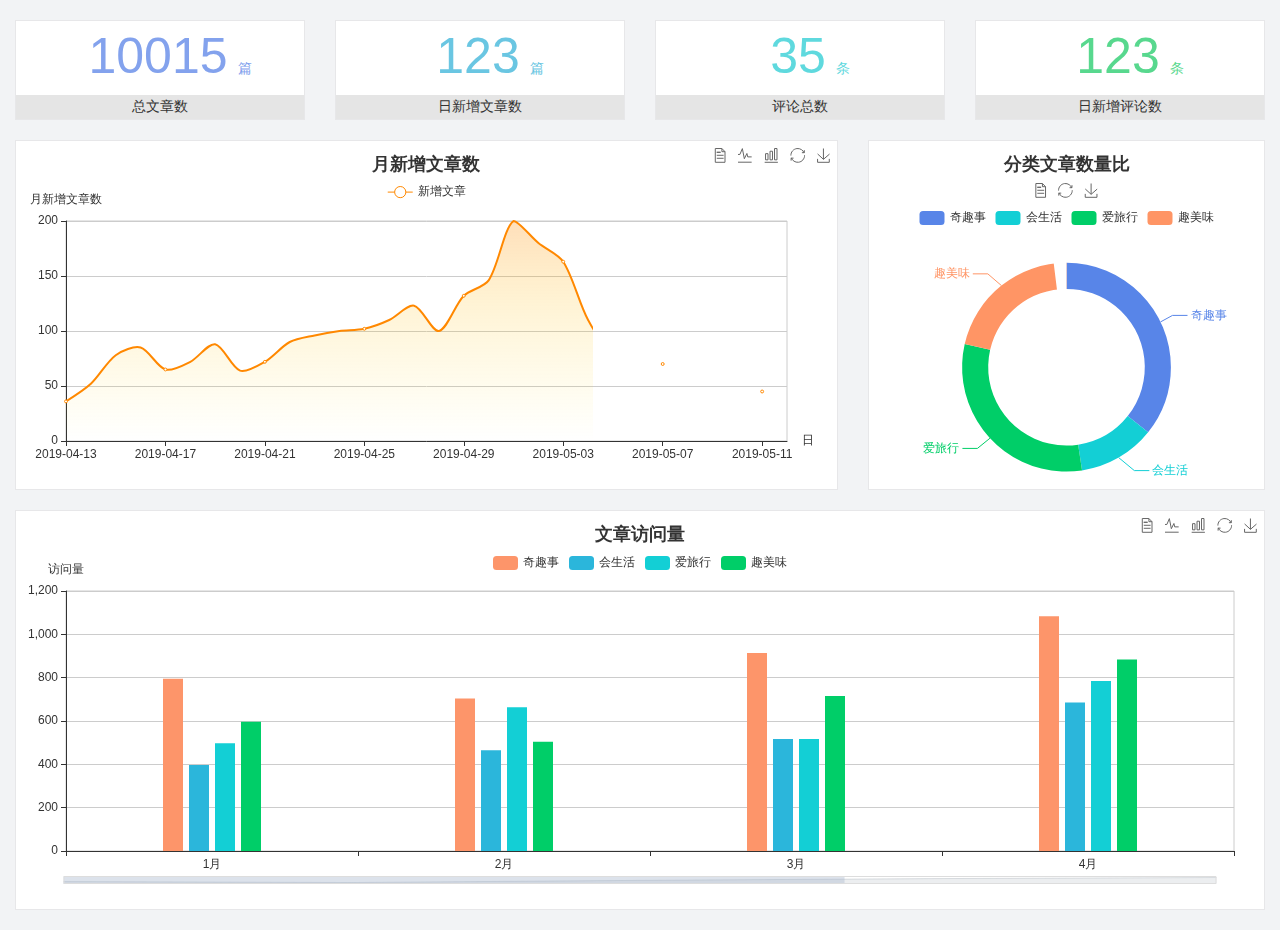
<file: home/dashboard.html>
<!DOCTYPE html>
<html lang="en">

<head>
    <meta charset="UTF-8">
    <meta name="viewport" content="width=device-width, initial-scale=1.0">
    <meta http-equiv="X-UA-Compatible" content="ie=edge">
    <title>图表统计</title>
    <link rel="stylesheet" href="../assets/lib/bootstrap.css" />
    <link rel="stylesheet" href="../assets/lib/main.css" />
    <script src="../assets/lib/jquery.js"></script>
    <script type="text/javascript" src="../assets/lib/echarts.min.js"></script>
</head>

<body>
    <div class="container-fluid">
        <div class="row spannel_list">
            <div class="col-sm-3 col-xs-6">
                <div class="spannel">
                    <em>10015</em><span>篇</span>
                    <b>总文章数</b>
                </div>
            </div>
            <div class="col-sm-3 col-xs-6">
                <div class="spannel scolor01">
                    <em>123</em><span>篇</span>
                    <b>日新增文章数</b>
                </div>
            </div>
            <div class="col-sm-3 col-xs-6">
                <div class="spannel scolor02">
                    <em>35</em><span>条</span>
                    <b>评论总数</b>
                </div>
            </div>
            <div class="col-sm-3 col-xs-6">
                <div class="spannel scolor03">
                    <em>123</em><span>条</span>
                    <b>日新增评论数</b>
                </div>
            </div>
        </div>
    </div>

    <div class="container-fluid">
        <div class="row curve-pie">
            <div class="col-lg-8 col-md-8">
                <div class="gragh_pannel" id="curve_show"></div>
            </div>
            <div class="col-lg-4 col-md-4">
                <div class="gragh_pannel" id="pie_show"></div>
            </div>
        </div>
    </div>

    <div class="container-fluid">
        <div class="column_pannel" id="column_show"></div>
    </div>

    <script>
        var oChart = echarts.init(document.getElementById('curve_show'));
        var aList_all = [{
            'count': 36,
            'date': '2019-04-13'
        }, {
            'count': 52,
            'date': '2019-04-14'
        }, {
            'count': 78,
            'date': '2019-04-15'
        }, {
            'count': 85,
            'date': '2019-04-16'
        }, {
            'count': 65,
            'date': '2019-04-17'
        }, {
            'count': 72,
            'date': '2019-04-18'
        }, {
            'count': 88,
            'date': '2019-04-19'
        }, {
            'count': 64,
            'date': '2019-04-20'
        }, {
            'count': 72,
            'date': '2019-04-21'
        }, {
            'count': 90,
            'date': '2019-04-22'
        }, {
            'count': 96,
            'date': '2019-04-23'
        }, {
            'count': 100,
            'date': '2019-04-24'
        }, {
            'count': 102,
            'date': '2019-04-25'
        }, {
            'count': 110,
            'date': '2019-04-26'
        }, {
            'count': 123,
            'date': '2019-04-27'
        }, {
            'count': 100,
            'date': '2019-04-28'
        }, {
            'count': 132,
            'date': '2019-04-29'
        }, {
            'count': 146,
            'date': '2019-04-30'
        }, {
            'count': 200,
            'date': '2019-05-01'
        }, {
            'count': 180,
            'date': '2019-05-02'
        }, {
            'count': 163,
            'date': '2019-05-03'
        }, {
            'count': 110,
            'date': '2019-05-04'
        }, {
            'count': 80,
            'date': '2019-05-05'
        }, {
            'count': 82,
            'date': '2019-05-06'
        }, {
            'count': 70,
            'date': '2019-05-07'
        }, {
            'count': 65,
            'date': '2019-05-08'
        }, {
            'count': 54,
            'date': '2019-05-09'
        }, {
            'count': 40,
            'date': '2019-05-10'
        }, {
            'count': 45,
            'date': '2019-05-11'
        }, {
            'count': 38,
            'date': '2019-05-12'
        }, ];

        let aCount = [];
        let aDate = [];

        for (var i = 0; i < aList_all.length; i++) {
            aCount.push(aList_all[i].count);
            aDate.push(aList_all[i].date);
        }

        var chartopt = {
            title: {
                text: '月新增文章数',
                left: 'center',
                top: '10'
            },
            tooltip: {
                trigger: 'axis'
            },
            legend: {
                data: ['新增文章'],
                top: '40'
            },
            toolbox: {
                show: true,
                feature: {
                    mark: {
                        show: true
                    },
                    dataView: {
                        show: true,
                        readOnly: false
                    },
                    magicType: {
                        show: true,
                        type: ['line', 'bar']
                    },
                    restore: {
                        show: true
                    },
                    saveAsImage: {
                        show: true
                    }
                }
            },
            calculable: true,
            xAxis: [{
                name: '日',
                type: 'category',
                boundaryGap: false,
                data: aDate
            }],
            yAxis: [{
                name: '月新增文章数',
                type: 'value'
            }],
            series: [{
                name: '新增文章',
                type: 'line',
                smooth: true,
                itemStyle: {
                    normal: {
                        areaStyle: {
                            type: 'default'
                        },
                        color: '#f80'
                    },
                    lineStyle: {
                        color: '#f80'
                    }
                },
                data: aCount
            }],
            areaStyle: {
                normal: {
                    color: new echarts.graphic.LinearGradient(0, 0, 0, 1, [{
                        offset: 0,
                        color: 'rgba(255,136,0,0.39)'
                    }, {
                        offset: .34,
                        color: 'rgba(255,180,0,0.25)'
                    }, {
                        offset: 1,
                        color: 'rgba(255,222,0,0.00)'
                    }])

                }
            },
            grid: {
                show: true,
                x: 50,
                x2: 50,
                y: 80,
                height: 220
            }
        };

        oChart.setOption(chartopt);


        var oPie = echarts.init(document.getElementById('pie_show'));
        var oPieopt = {
            title: {
                top: 10,
                text: '分类文章数量比',
                x: 'center'
            },
            tooltip: {
                trigger: 'item',
                formatter: "{a} <br/>{b} : {c} ({d}%)"
            },
            color: ['#5885e8', '#13cfd5', '#00ce68', '#ff9565'],
            legend: {
                x: 'center',
                top: 65,
                data: ['奇趣事', '会生活', '爱旅行', '趣美味']
            },
            toolbox: {
                show: true,
                x: 'center',
                top: 35,
                feature: {
                    mark: {
                        show: true
                    },
                    dataView: {
                        show: true,
                        readOnly: false
                    },
                    magicType: {
                        show: true,
                        type: ['pie', 'funnel'],
                        option: {
                            funnel: {
                                x: '25%',
                                width: '50%',
                                funnelAlign: 'left',
                                max: 1548
                            }
                        }
                    },
                    restore: {
                        show: true
                    },
                    saveAsImage: {
                        show: true
                    }
                }
            },
            calculable: true,
            series: [{
                name: '访问来源',
                type: 'pie',
                radius: ['45%', '60%'],
                center: ['50%', '65%'],
                data: [{
                    value: 300,
                    name: '奇趣事'
                }, {
                    value: 100,
                    name: '会生活'
                }, {
                    value: 260,
                    name: '爱旅行'
                }, {
                    value: 180,
                    name: '趣美味'
                }]
            }]
        };
        oPie.setOption(oPieopt);



        var oColumn = this.echarts.init(document.getElementById('column_show'));
        var oColumnopt = {
            title: {
                text: '文章访问量',
                left: 'center',
                top: '10'
            },
            tooltip: {
                trigger: 'axis'
            },
            legend: {
                data: ['奇趣事', '会生活', '爱旅行', '趣美味'],
                top: '40'
            },
            toolbox: {
                show: true,
                feature: {
                    mark: {
                        show: true
                    },
                    dataView: {
                        show: true,
                        readOnly: false
                    },
                    magicType: {
                        show: true,
                        type: ['line', 'bar']
                    },
                    restore: {
                        show: true
                    },
                    saveAsImage: {
                        show: true
                    }
                }
            },
            calculable: true,
            xAxis: [{
                type: 'category',
                data: ['1月', '2月', '3月', '4月', '5月']
            }],
            yAxis: [{
                name: '访问量',
                type: 'value'
            }],
            series: [{
                name: '奇趣事',
                type: 'bar',
                barWidth: 20,
                itemStyle: {
                    normal: {
                        areaStyle: {
                            type: 'default'
                        },
                        color: '#fd956a'
                    }
                },
                data: [800, 708, 920, 1090, 1200]
            }, {
                name: '会生活',
                type: 'bar',
                barWidth: 20,
                itemStyle: {
                    normal: {
                        areaStyle: {
                            type: 'default'
                        },
                        color: '#2bb6db'
                    }
                },
                data: [400, 468, 520, 690, 800]
            }, {
                name: '爱旅行',
                type: 'bar',
                barWidth: 20,
                itemStyle: {
                    normal: {
                        areaStyle: {
                            type: 'default'
                        },
                        color: '#13cfd5'
                    }
                },
                data: [500, 668, 520, 790, 900]
            }, {
                name: '趣美味',
                type: 'bar',
                barWidth: 20,
                itemStyle: {
                    normal: {
                        areaStyle: {
                            type: 'default'
                        },
                        color: '#00ce68'
                    }
                },
                data: [600, 508, 720, 890, 1000]
            }],
            grid: {
                show: true,
                x: 50,
                x2: 30,
                y: 80,
                height: 260
            },
            dataZoom: [ //给x轴设置滚动条
                {
                    start: 0, //默认为0
                    end: 100 - 1000 / 31, //默认为100
                    type: 'slider',
                    show: true,
                    xAxisIndex: [0],
                    handleSize: 0, //滑动条的 左右2个滑动条的大小
                    height: 8, //组件高度
                    left: 45, //左边的距离
                    right: 50, //右边的距离
                    bottom: 26, //右边的距离
                    handleColor: '#ddd', //h滑动图标的颜色
                    handleStyle: {
                        borderColor: "#cacaca",
                        borderWidth: "1",
                        shadowBlur: 2,
                        background: "#ddd",
                        shadowColor: "#ddd",
                    }
                }
            ]
        };
        oColumn.setOption(oColumnopt);
    </script>
</body>

</html>
</file>
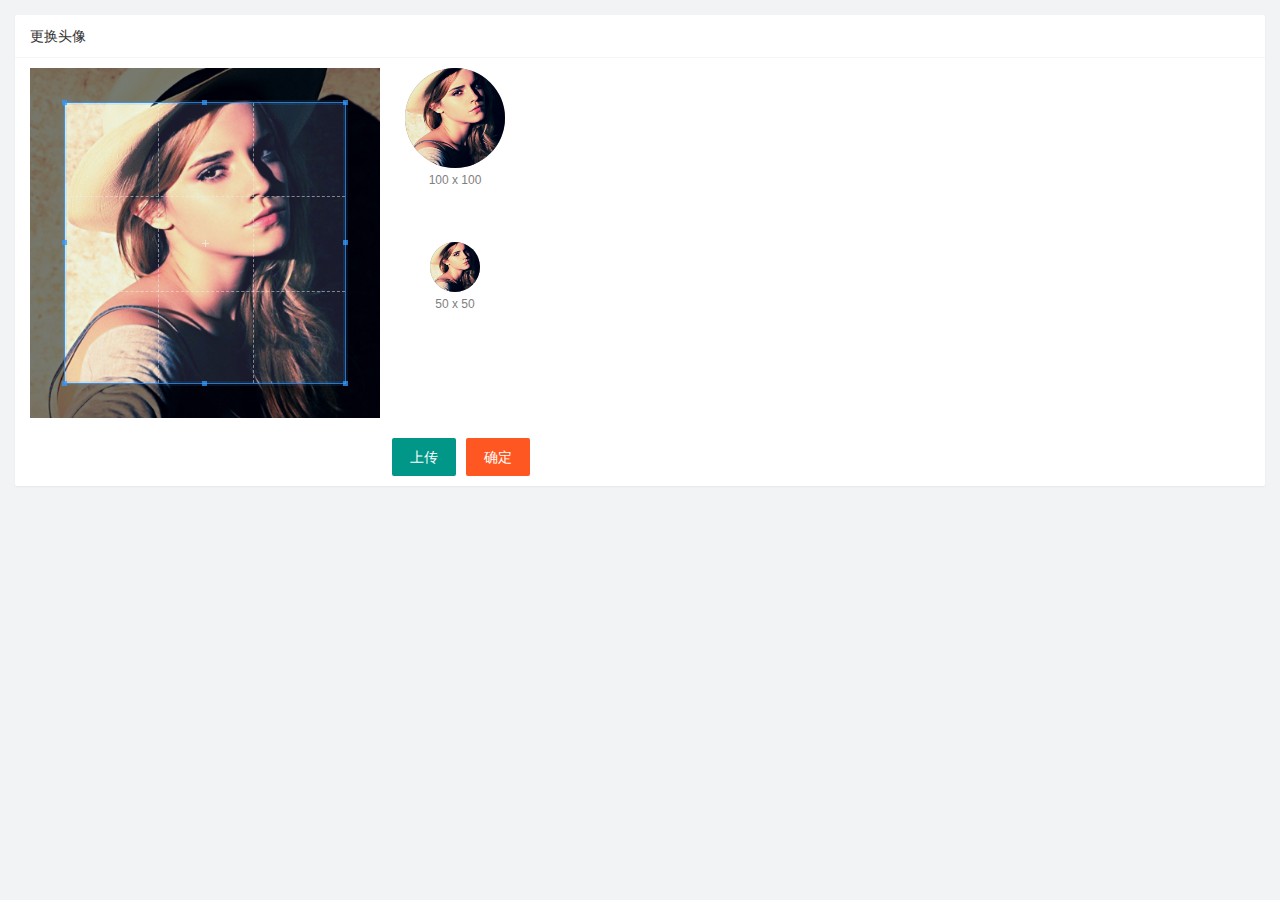
<file: user/user_avatar.html>
<!DOCTYPE html>
<html lang="en">

<head>
    <meta charset="UTF-8">
    <meta http-equiv="X-UA-Compatible" content="IE=edge">
    <meta name="viewport" content="width=device-width, initial-scale=1.0">
    <title>Document</title>
    <!-- 导入layui的样式 -->
    <link rel="stylesheet" href="../assets/lib/layui/css/layui.css">
    <!-- 导入 `cropper.css` 样式表： -->
    <link rel="stylesheet" href="../assets/lib/cropper/cropper.css">
    <link rel="stylesheet" href="../assets/css/user/user_avatar.css">

</head>

<body>
    <!-- 卡片面板 -->
    <div class="layui-card">
        <div class="layui-card-header">更换头像</div>
        <div class="layui-card-body">
            <!-- 第一行的图片裁剪和预览区域 -->
            <div class="row1">
                <!-- 图片裁剪区域 -->
                <div class="cropper-box">
                    <!-- 这个 img 标签很重要，将来会把它初始化为裁剪区域 -->
                    <img id="image" src="../assets/images/sample.jpg" />
                </div>
                <!-- 图片的预览区域 -->
                <div class="preview-box">
                    <div>
                        <!-- 宽高为 100px 的预览区域 -->
                        <div class="img-preview w100"></div>
                        <p class="size">100 x 100</p>
                    </div>
                    <div>
                        <!-- 宽高为 50px 的预览区域 -->
                        <div class="img-preview w50"></div>
                        <p class="size">50 x 50</p>
                    </div>
                </div>
            </div>

            <!-- 第二行的按钮区域 -->
            <div class="row2">
                <!-- accept 可以指定用户可以选择什么类型的图片 -->
                <input type="file" id="file" accept="image/png/,image/jpeg">
                <button type="button" class="layui-btn" id="btnChooseImage">上传</button>
                <button type="button" class="layui-btn layui-btn-danger" id="btnUpload">确定</button>
            </div>
        </div>
    </div>

    <!-- 导入layui的js文件 -->
    <script src="../assets/lib/layui/layui.all.js"></script>
    <!-- 导入jquary -->
    <script src="../assets/lib/jquery.js"></script>
    <script src="../assets/lib/cropper/Cropper.js"></script>
    <script src="../assets/lib/cropper/jquery-cropper.js"></script>
    <!-- 导入baseAPI -->
    <script src="../assets/js/baseAPi.js"></script>
    <!-- 导入自己的js文件 -->
    <script src="../assets/js/user/user_avatar.js"></script>
</body>

</html>
</file>
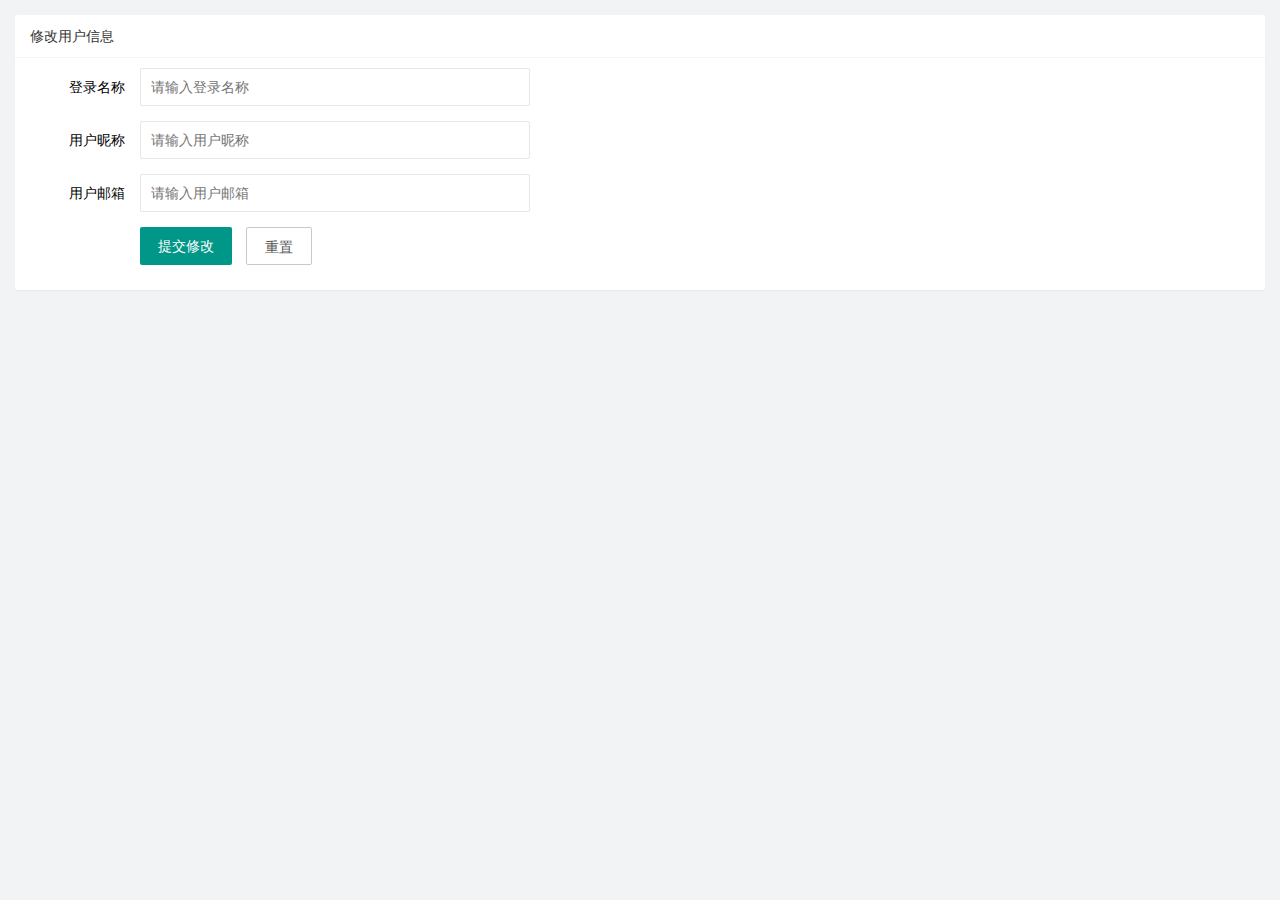
<file: user/user_info.html>
<!DOCTYPE html>
<html lang="en">

<head>
    <meta charset="UTF-8">
    <meta http-equiv="X-UA-Compatible" content="IE=edge">
    <meta name="viewport" content="width=device-width, initial-scale=1.0">
    <title>Document</title>
    <!-- 导入layui的样式 -->
    <link rel="stylesheet" href="../assets/lib/layui/css/layui.css">
    <link rel="stylesheet" href="../assets/css/user/user_info.css">

</head>

<body>
    <!-- 卡片区域 -->
    <div class="layui-card">
        <div class="layui-card-header">修改用户信息</div>
        <div class="layui-card-body">
            <!-- form表单区域 -->
            <form class="layui-form" lay-filter="formUserIofo">
                <!-- 这是隐藏域 -->
                <input type="hidden" name="id" value="">
                <div class="layui-form-item">
                    <label class="layui-form-label">登录名称</label>
                    <div class="layui-input-block">
                        <input type="text" name="username" required lay-verify="required" placeholder="请输入登录名称" autocomplete="off" class="layui-input" readonly>
                    </div>
                </div>
                <div class="layui-form-item">
                    <label class="layui-form-label">用户昵称</label>
                    <div class="layui-input-block">
                        <input type="text" name="nickname" required lay-verify="required|nickname" placeholder="请输入用户昵称" autocomplete="off" class="layui-input">
                    </div>
                </div>
                <div class="layui-form-item">
                    <label class="layui-form-label">用户邮箱</label>
                    <div class="layui-input-block">
                        <input type="text" name="email" required lay-verify="required|email" placeholder="请输入用户邮箱" autocomplete="off" class="layui-input">
                    </div>
                </div>
                <div class="layui-form-item">
                    <div class="layui-input-block">
                        <button class="layui-btn" lay-submit lay-filter="formDemo">提交修改</button>
                        <button type="reset" class="layui-btn layui-btn-primary" id="btnReset">重置</button>
                    </div>
                </div>
            </form>
        </div>
    </div>
    <!-- 导入layui的js文件 -->
    <script src="../assets/lib/layui/layui.all.js"></script>
    <!-- 导入jquary -->
    <script src="../assets/lib/jquery.js"></script>
    <!-- 导入baseAPI -->
    <script src="../assets/js/baseAPi.js"></script>
    <!-- 导入自己的js文件 -->
    <script src="../assets/js/user/user_info.js"></script>
</body>

</html>
</file>
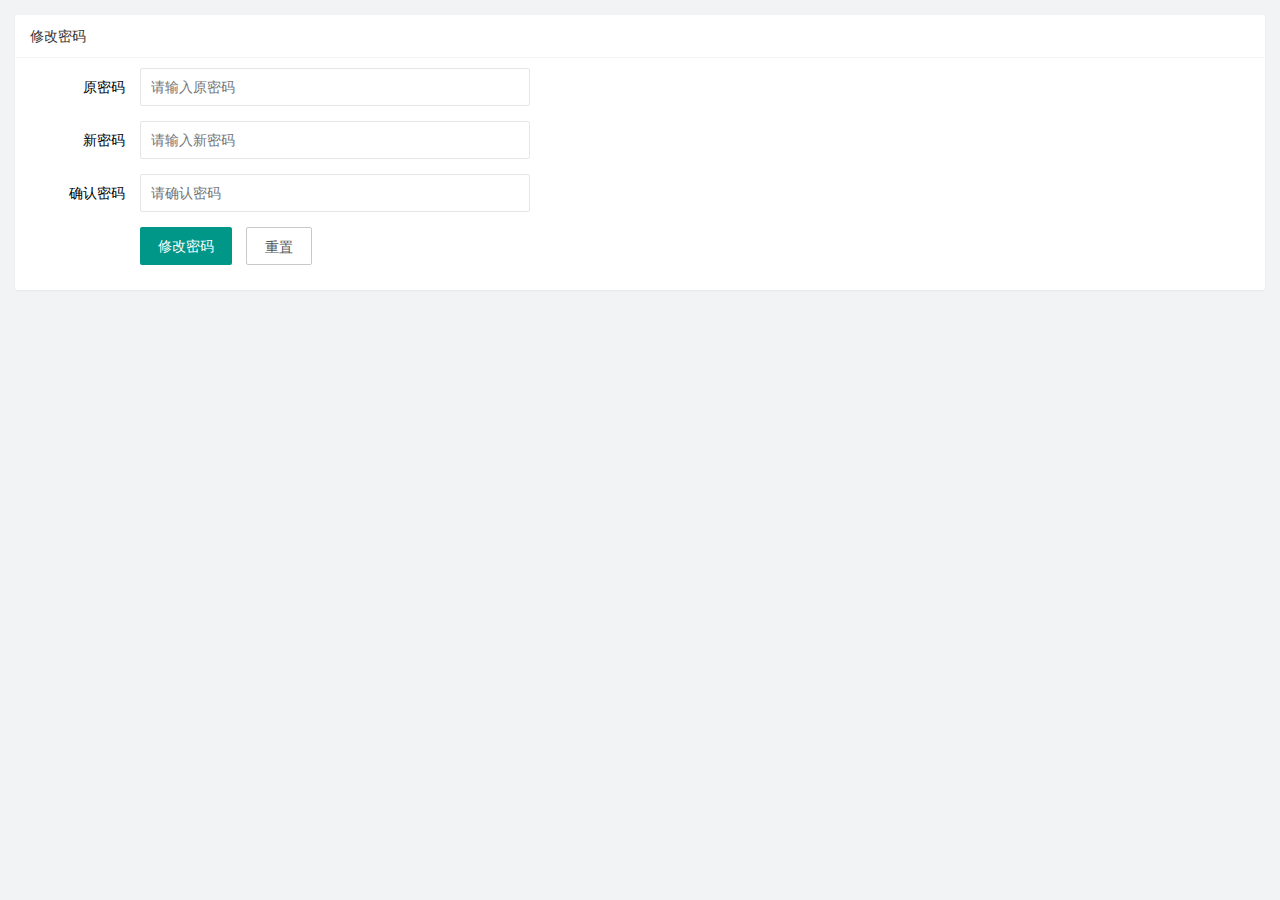
<file: user/user_pwd.html>
<!DOCTYPE html>
<html lang="en">

<head>
    <meta charset="UTF-8">
    <meta http-equiv="X-UA-Compatible" content="IE=edge">
    <meta name="viewport" content="width=device-width, initial-scale=1.0">
    <title>Document</title>
    <!-- 导入layui的样式 -->
    <link rel="stylesheet" href="../assets/lib/layui/css/layui.css">
    <link rel="stylesheet" href="../assets/css/user/user_pwd.css">
</head>

<body>
    <!-- 卡片面板 -->
    <div class="layui-card">
        <div class="layui-card-header">修改密码</div>
        <div class="layui-card-body">
            <form class="layui-form">
                <div class="layui-form-item">
                    <label class="layui-form-label">原密码</label>
                    <div class="layui-input-block">
                        <input type="password" name="oldPwd" required lay-verify="required|pwd" placeholder="请输入原密码" autocomplete="off" class="layui-input">
                    </div>
                </div>
                <div class="layui-form-item">
                    <label class="layui-form-label">新密码</label>
                    <div class="layui-input-block">
                        <input type="password" name="newPwd" required lay-verify="required|pwd|samePwd" placeholder="请输入新密码" autocomplete="off" class="layui-input">
                    </div>
                </div>
                <div class="layui-form-item">
                    <label class="layui-form-label">确认密码</label>
                    <div class="layui-input-block">
                        <input type="password" name="rePwd" required lay-verify="required|pwd|rePwd" placeholder="请确认密码" autocomplete="off" class="layui-input">
                    </div>
                </div>
                <div class="layui-form-item">
                    <div class="layui-input-block">
                        <button class="layui-btn" lay-submit lay-filter="formDemo">修改密码</button>
                        <button type="reset" class="layui-btn layui-btn-primary">重置</button>
                    </div>
                </div>
            </form>
        </div>
    </div>

    <!-- 导入layui的js文件 -->
    <script src="../assets/lib/layui/layui.all.js"></script>
    <!-- 导入jquary -->
    <script src="../assets/lib/jquery.js"></script>
    <!-- 导入baseAPI -->
    <script src="../assets/js/baseAPi.js"></script>
    <!-- 导入自己的js文件 -->
    <script src="../assets/js/user/user_pwd.js"></script>
</body>

</html>
</file>
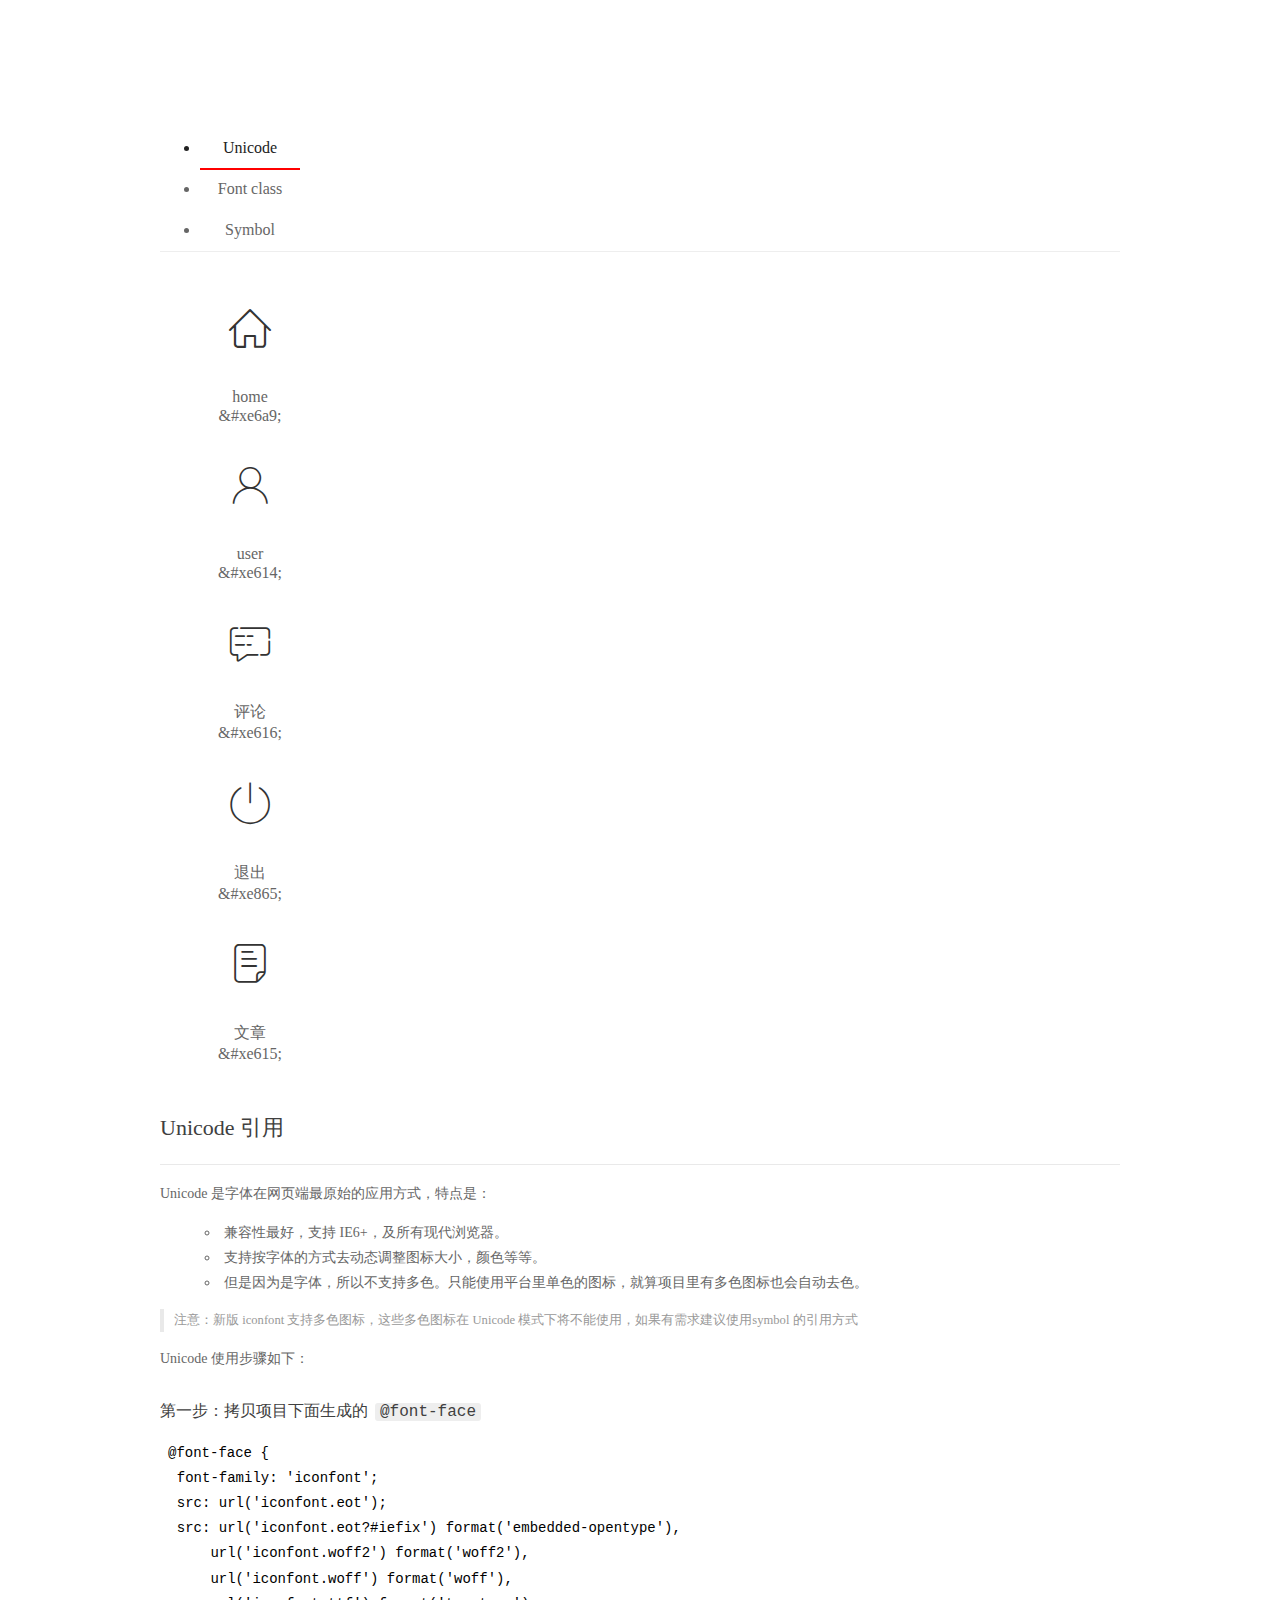
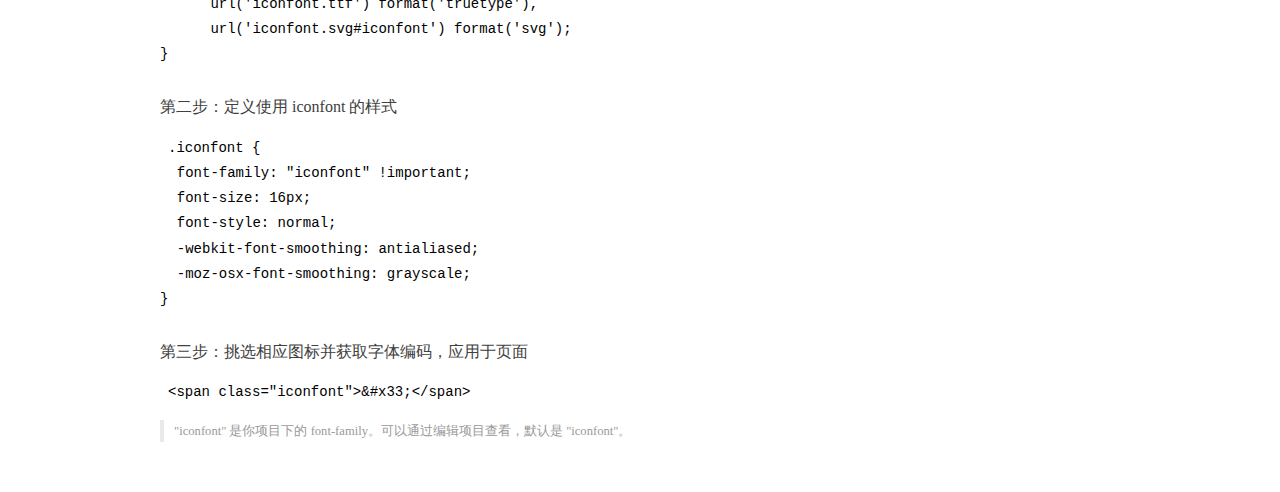
<file: assets/fonts/demo_index.html>
<!DOCTYPE html>
<html>
<head>
  <meta charset="utf-8"/>
  <title>IconFont Demo</title>
  <link rel="shortcut icon" href="https://gtms04.alicdn.com/tps/i4/TB1_oz6GVXXXXaFXpXXJDFnIXXX-64-64.ico" type="image/x-icon"/>
  <link rel="stylesheet" href="https://g.alicdn.com/thx/cube/1.3.2/cube.min.css">
  <link rel="stylesheet" href="demo.css">
  <link rel="stylesheet" href="iconfont.css">
  <script src="iconfont.js"></script>
  <!-- jQuery -->
  <script src="https://a1.alicdn.com/oss/uploads/2018/12/26/7bfddb60-08e8-11e9-9b04-53e73bb6408b.js"></script>
  <!-- 代码高亮 -->
  <script src="https://a1.alicdn.com/oss/uploads/2018/12/26/a3f714d0-08e6-11e9-8a15-ebf944d7534c.js"></script>
</head>
<body>
  <div class="main">
    <h1 class="logo"><a href="https://www.iconfont.cn/" title="iconfont 首页" target="_blank">&#xe86b;</a></h1>
    <div class="nav-tabs">
      <ul id="tabs" class="dib-box">
        <li class="dib active"><span>Unicode</span></li>
        <li class="dib"><span>Font class</span></li>
        <li class="dib"><span>Symbol</span></li>
      </ul>
      
    </div>
    <div class="tab-container">
      <div class="content unicode" style="display: block;">
          <ul class="icon_lists dib-box">
          
            <li class="dib">
              <span class="icon iconfont">&#xe6a9;</span>
                <div class="name">home</div>
                <div class="code-name">&amp;#xe6a9;</div>
              </li>
          
            <li class="dib">
              <span class="icon iconfont">&#xe614;</span>
                <div class="name">user</div>
                <div class="code-name">&amp;#xe614;</div>
              </li>
          
            <li class="dib">
              <span class="icon iconfont">&#xe616;</span>
                <div class="name">评论</div>
                <div class="code-name">&amp;#xe616;</div>
              </li>
          
            <li class="dib">
              <span class="icon iconfont">&#xe865;</span>
                <div class="name">退出</div>
                <div class="code-name">&amp;#xe865;</div>
              </li>
          
            <li class="dib">
              <span class="icon iconfont">&#xe615;</span>
                <div class="name">文章</div>
                <div class="code-name">&amp;#xe615;</div>
              </li>
          
          </ul>
          <div class="article markdown">
          <h2 id="unicode-">Unicode 引用</h2>
          <hr>

          <p>Unicode 是字体在网页端最原始的应用方式，特点是：</p>
          <ul>
            <li>兼容性最好，支持 IE6+，及所有现代浏览器。</li>
            <li>支持按字体的方式去动态调整图标大小，颜色等等。</li>
            <li>但是因为是字体，所以不支持多色。只能使用平台里单色的图标，就算项目里有多色图标也会自动去色。</li>
          </ul>
          <blockquote>
            <p>注意：新版 iconfont 支持多色图标，这些多色图标在 Unicode 模式下将不能使用，如果有需求建议使用symbol 的引用方式</p>
          </blockquote>
          <p>Unicode 使用步骤如下：</p>
          <h3 id="-font-face">第一步：拷贝项目下面生成的 <code>@font-face</code></h3>
<pre><code class="language-css"
>@font-face {
  font-family: 'iconfont';
  src: url('iconfont.eot');
  src: url('iconfont.eot?#iefix') format('embedded-opentype'),
      url('iconfont.woff2') format('woff2'),
      url('iconfont.woff') format('woff'),
      url('iconfont.ttf') format('truetype'),
      url('iconfont.svg#iconfont') format('svg');
}
</code></pre>
          <h3 id="-iconfont-">第二步：定义使用 iconfont 的样式</h3>
<pre><code class="language-css"
>.iconfont {
  font-family: "iconfont" !important;
  font-size: 16px;
  font-style: normal;
  -webkit-font-smoothing: antialiased;
  -moz-osx-font-smoothing: grayscale;
}
</code></pre>
          <h3 id="-">第三步：挑选相应图标并获取字体编码，应用于页面</h3>
<pre>
<code class="language-html"
>&lt;span class="iconfont"&gt;&amp;#x33;&lt;/span&gt;
</code></pre>
          <blockquote>
            <p>"iconfont" 是你项目下的 font-family。可以通过编辑项目查看，默认是 "iconfont"。</p>
          </blockquote>
          </div>
      </div>
      <div class="content font-class">
        <ul class="icon_lists dib-box">
          
          <li class="dib">
            <span class="icon iconfont icon-home"></span>
            <div class="name">
              home
            </div>
            <div class="code-name">.icon-home
            </div>
          </li>
          
          <li class="dib">
            <span class="icon iconfont icon-user"></span>
            <div class="name">
              user
            </div>
            <div class="code-name">.icon-user
            </div>
          </li>
          
          <li class="dib">
            <span class="icon iconfont icon-pinglun"></span>
            <div class="name">
              评论
            </div>
            <div class="code-name">.icon-pinglun
            </div>
          </li>
          
          <li class="dib">
            <span class="icon iconfont icon-tuichu"></span>
            <div class="name">
              退出
            </div>
            <div class="code-name">.icon-tuichu
            </div>
          </li>
          
          <li class="dib">
            <span class="icon iconfont icon-16"></span>
            <div class="name">
              文章
            </div>
            <div class="code-name">.icon-16
            </div>
          </li>
          
        </ul>
        <div class="article markdown">
        <h2 id="font-class-">font-class 引用</h2>
        <hr>

        <p>font-class 是 Unicode 使用方式的一种变种，主要是解决 Unicode 书写不直观，语意不明确的问题。</p>
        <p>与 Unicode 使用方式相比，具有如下特点：</p>
        <ul>
          <li>兼容性良好，支持 IE8+，及所有现代浏览器。</li>
          <li>相比于 Unicode 语意明确，书写更直观。可以很容易分辨这个 icon 是什么。</li>
          <li>因为使用 class 来定义图标，所以当要替换图标时，只需要修改 class 里面的 Unicode 引用。</li>
          <li>不过因为本质上还是使用的字体，所以多色图标还是不支持的。</li>
        </ul>
        <p>使用步骤如下：</p>
        <h3 id="-fontclass-">第一步：引入项目下面生成的 fontclass 代码：</h3>
<pre><code class="language-html">&lt;link rel="stylesheet" href="./iconfont.css"&gt;
</code></pre>
        <h3 id="-">第二步：挑选相应图标并获取类名，应用于页面：</h3>
<pre><code class="language-html">&lt;span class="iconfont icon-xxx"&gt;&lt;/span&gt;
</code></pre>
        <blockquote>
          <p>"
            iconfont" 是你项目下的 font-family。可以通过编辑项目查看，默认是 "iconfont"。</p>
        </blockquote>
      </div>
      </div>
      <div class="content symbol">
          <ul class="icon_lists dib-box">
          
            <li class="dib">
                <svg class="icon svg-icon" aria-hidden="true">
                  <use xlink:href="#icon-home"></use>
                </svg>
                <div class="name">home</div>
                <div class="code-name">#icon-home</div>
            </li>
          
            <li class="dib">
                <svg class="icon svg-icon" aria-hidden="true">
                  <use xlink:href="#icon-user"></use>
                </svg>
                <div class="name">user</div>
                <div class="code-name">#icon-user</div>
            </li>
          
            <li class="dib">
                <svg class="icon svg-icon" aria-hidden="true">
                  <use xlink:href="#icon-pinglun"></use>
                </svg>
                <div class="name">评论</div>
                <div class="code-name">#icon-pinglun</div>
            </li>
          
            <li class="dib">
                <svg class="icon svg-icon" aria-hidden="true">
                  <use xlink:href="#icon-tuichu"></use>
                </svg>
                <div class="name">退出</div>
                <div class="code-name">#icon-tuichu</div>
            </li>
          
            <li class="dib">
                <svg class="icon svg-icon" aria-hidden="true">
                  <use xlink:href="#icon-16"></use>
                </svg>
                <div class="name">文章</div>
                <div class="code-name">#icon-16</div>
            </li>
          
          </ul>
          <div class="article markdown">
          <h2 id="symbol-">Symbol 引用</h2>
          <hr>

          <p>这是一种全新的使用方式，应该说这才是未来的主流，也是平台目前推荐的用法。相关介绍可以参考这篇<a href="">文章</a>
            这种用法其实是做了一个 SVG 的集合，与另外两种相比具有如下特点：</p>
          <ul>
            <li>支持多色图标了，不再受单色限制。</li>
            <li>通过一些技巧，支持像字体那样，通过 <code>font-size</code>, <code>color</code> 来调整样式。</li>
            <li>兼容性较差，支持 IE9+，及现代浏览器。</li>
            <li>浏览器渲染 SVG 的性能一般，还不如 png。</li>
          </ul>
          <p>使用步骤如下：</p>
          <h3 id="-symbol-">第一步：引入项目下面生成的 symbol 代码：</h3>
<pre><code class="language-html">&lt;script src="./iconfont.js"&gt;&lt;/script&gt;
</code></pre>
          <h3 id="-css-">第二步：加入通用 CSS 代码（引入一次就行）：</h3>
<pre><code class="language-html">&lt;style&gt;
.icon {
  width: 1em;
  height: 1em;
  vertical-align: -0.15em;
  fill: currentColor;
  overflow: hidden;
}
&lt;/style&gt;
</code></pre>
          <h3 id="-">第三步：挑选相应图标并获取类名，应用于页面：</h3>
<pre><code class="language-html">&lt;svg class="icon" aria-hidden="true"&gt;
  &lt;use xlink:href="#icon-xxx"&gt;&lt;/use&gt;
&lt;/svg&gt;
</code></pre>
          </div>
      </div>

    </div>
  </div>
  <script>
  $(document).ready(function () {
      $('.tab-container .content:first').show()

      $('#tabs li').click(function (e) {
        var tabContent = $('.tab-container .content')
        var index = $(this).index()

        if ($(this).hasClass('active')) {
          return
        } else {
          $('#tabs li').removeClass('active')
          $(this).addClass('active')

          tabContent.hide().eq(index).fadeIn()
        }
      })
    })
  </script>
</body>
</html>
</file>
<file: assets/lib/main.css>
body{
    font-family:'MicroSoft YaHei';
    background-color: #f2f3f5;
}
.main_wrap{
    position:fixed;
    width:100%;
    height:100%;
    left:0px;
    top:0px;
    background:url('../images/login_bg.jpg'); 
    background-size:100% 100%; 
  }
.header{
    width:1200px;
    overflow: hidden;
    margin:20px auto 0;
}
.heade .logo{
    float: left;
}
.header .copyright{
    float:right;
    font-size:12px;
    color:#fff;
    text-align:right;
    line-height:20px;
    margin-top:10px;
}
.login_form_con{
    position:absolute;
    left:50%;
    top:50%;
    margin-left:-200px;
    margin-top:-155px;
    width:400px;
    height:310px;
    background-color: #edeff0;
}

.login_form{
    position: relative;
}

.login_form .icon-user{
    position:absolute;
    font-size:16px;
    color:#999;
    left:46px;
    top:12px;
}
.login_form .icon-key{
    position:absolute;
    font-size:18px;
    color:#999;
    left:46px;
    top:78px;
}
.login_title{
    height:60px;
    background:url('../images/login_title.png') center center no-repeat #fff;
}
.input_txt,.input_pass,.input_sub{
    display:block;
    width:334px;
    height:37px;
    padding:0px;
    text-indent:40px;
    border:1px solid #ddd;
    margin:27px auto 0;
    outline:none;
}
.input_sub{
    margin-top:40px;
    height:42px;
    background-color: #19b9e7;
    text-indent:0px;
    font-size:18px;
    color:#fff;
    cursor: pointer;
}
.input_sub:hover{
    background-color: #08a0cc;
}

.sider{
    position:fixed;
    left:0;
    top:0;
    bottom:0;
    width:210px;
    background-color: #323745;
}
.sider .logo{
    display:block;
    height:56px;
    background-color: #242732;
    overflow: hidden;
}
.sider .logo img{
    display:block;
    margin:6px auto 0;
}
.user_info{
    height:79px;
    border-bottom:1px solid #5a5e6b;
}

.user_info img{
    float: left;
    width:40px;
    height:40px;
    border-radius:20px;
    margin:19px 0 0 30px;
}
.user_info span{
    float: left;
    width:120px;
    font-size:12px;
    color:#fff;
    margin:23px 0 0 20px;
}
.user_info b{
    float: left;
    width: 120px;
    font-weight:normal;
    font-size:12px;
    color:#adafb5;
    margin:2px 0 0 20px;
}

.menu .level01{
    height:50px;
    line-height:50px;
}
.menu .level01 a{
    display:block;
    height:50px;
    font-size:12px;
    color:#adafb5;
    overflow: hidden;
}
.menu .level01.active a{
    background-color: #1378f0;
    color:#fff;
}
.menu .level01.active i{
    color:#fff;
}

.menu .level01 a:hover{
    background-color: #1378f0;
    color:#fff;
}
.menu .level01 a:hover i{
    color:#fff;
}
.menu .level01 i{
    color:#61646f;
    font-size:22px;
    float: left;
    margin-left:26px;
}
.menu .level01 span{
    float: left;
    margin-left:10px;
}
.menu .level01 b{
    float: right;
    margin-right:20px;
    font-weight:normal;
    transform:rotate(90deg);
    transition:all 500ms ease;
}

.menu .level01 .rotate0{
    transform:rotate(0deg);
}

.menu .level02{
    background: #242732;
    display:none;
}


.menu .level02 li{
    height:40px;
    line-height:40px;
}
.menu .level02 li a{
    display:block;
    height:40px;
    font-size:12px;
    color:#adafb5;
    overflow: hidden;
}

.menu .level02 li a:hover{
    background-color: #1378f0;
    color:#fff;
}

.menu .level02 li i{
    font-size:12px;
    float: left;
    margin-left:60px;
}
.menu .level02 li span{
    font-size:12px;
    float: left;
    margin-left:5px;
}

.menu .level02 .active a{
    color:#ffae00;
}

.header_bar{
    position:fixed;
    left:210px;
    right:0;
    top:0;
    height:56px;
    background-color: #fff;
}

.main{
    position:fixed;
    left:210px;
    top:56px;
    right:0;
    bottom:0;
    background-color: #f2f3f5;
}

.search_form{
    width:218px;
    height:33px;
    border:1px solid #ddd;
    background-color: #f2f3f5;
    border-radius:16px;
    float: left;
    margin:12px 0 0 27px;
}

.search_form input{
    padding:0px;
    margin:0px;
    border:0px;
    float: left;
    background-color: #f2f3f5;
    font-size:12px;
    width:175px;
    height:31px;
    margin-left:12px;
    outline:none;
   
}

.search_form .icon-search{
    line-height:33px;
    cursor: pointer;
    font-size:18px;
    color:#abaebb;
}
.user_center_link{
    float:right;

}
.user_center_link a{
    line-height:56px;
    font-size:12px;
    color:#999;
    margin-right:15px;
}
.user_center_link a:hover{
    color:#ffae00
}

.user_center_link img{
    width:42px;
    height:42px;
    border-radius:32px;
    margin-right:10px;
}

.spannel_list{
    margin-top:20px;
}

.spannel{
	height:100px;
	overflow:hidden;
	text-align:center;
    position:relative;
    background-color: #fff;
    border:1px solid #e7e7e9;
    margin-bottom:20px;
}

.spannel em{
    font-style:normal;
	font-size:50px;
	line-height:50px;
	display:inline-block;
	margin:10px 0 0 20px;
	font-family:'Arial';
	color:#83a2ed;
}

.spannel span{
	font-size:14px;
	display:inline-block;
	color:#83a2ed;
	margin-left:10px;
}

.spannel b{
	position:absolute;
	left:0;
	bottom:0;
	width:100%;
	line-height:24px;
	background:#e5e5e5;
	color:#333;
	font-size:14px;
	font-weight:normal;
}

.scolor01 em,.scolor01 span{
	color:#6ac6e2;
}

.scolor02 em,.scolor02 span{
	color:#5fd9de;
}

.scolor03 em,.scolor03 span{
	color:#58d88e;
}


.gragh_pannel{
    height:350px;
    border:1px solid #e7e7e9;
    background-color: #fff!important; 
    margin-bottom:20px;  
}

.column_pannel{
    margin-bottom:20px;
    height:400px;
    border:1px solid #e7e7e9;
    background-color: #fff!important;   
}

.common_title{
    line-height:42px;
    background-color: #fbfbfb;
    border:1px solid #e7e7e9;
    margin-top:20px;
    text-indent: 15px;
    font-size:14px;
    color:#333;
}

.common_con{
    border:1px solid #e7e7e9;
    border-top:0px;
    background-color: #fff;
    padding-bottom:20px;
    margin-bottom:20px;
}
.opt_btns{
    margin-top:20px;
}

.mp20{
    margin-top:20px;
}

.pagination{   
   margin:0;
}

.article_form{
    margin-top:20px;
}

.form-group{
    margin-bottom:25px;
}

.form-group label{
    font-weight:normal;
    color:#666;
}

.icon-icondate{
    line-height:16px;
}

.user_pic{
    width:100px;
    height:100px;
    margin-bottom:10px;
}

.article_cover{
    width:200px;
    height:200px;
    margin-bottom:10px;
}
</file>
<file: assets/lib/layui/css/layui.css>
/** layui-v2.5.5 MIT License By https://www.layui.com */
 .layui-inline,img{display:inline-block;vertical-align:middle}h1,h2,h3,h4,h5,h6{font-weight:400}.layui-edge,.layui-header,.layui-inline,.layui-main{position:relative}.layui-body,.layui-edge,.layui-elip{overflow:hidden}.layui-btn,.layui-edge,.layui-inline,img{vertical-align:middle}.layui-btn,.layui-disabled,.layui-icon,.layui-unselect{-moz-user-select:none;-webkit-user-select:none;-ms-user-select:none}.layui-elip,.layui-form-checkbox span,.layui-form-pane .layui-form-label{text-overflow:ellipsis;white-space:nowrap}.layui-breadcrumb,.layui-tree-btnGroup{visibility:hidden}blockquote,body,button,dd,div,dl,dt,form,h1,h2,h3,h4,h5,h6,input,li,ol,p,pre,td,textarea,th,ul{margin:0;padding:0;-webkit-tap-highlight-color:rgba(0,0,0,0)}a:active,a:hover{outline:0}img{border:none}li{list-style:none}table{border-collapse:collapse;border-spacing:0}h4,h5,h6{font-size:100%}button,input,optgroup,option,select,textarea{font-family:inherit;font-size:inherit;font-style:inherit;font-weight:inherit;outline:0}pre{white-space:pre-wrap;white-space:-moz-pre-wrap;white-space:-pre-wrap;white-space:-o-pre-wrap;word-wrap:break-word}body{line-height:24px;font:14px Helvetica Neue,Helvetica,PingFang SC,Tahoma,Arial,sans-serif}hr{height:1px;margin:10px 0;border:0;clear:both}a{color:#333;text-decoration:none}a:hover{color:#777}a cite{font-style:normal;*cursor:pointer}.layui-border-box,.layui-border-box *{box-sizing:border-box}.layui-box,.layui-box *{box-sizing:content-box}.layui-clear{clear:both;*zoom:1}.layui-clear:after{content:'\20';clear:both;*zoom:1;display:block;height:0}.layui-inline{*display:inline;*zoom:1}.layui-edge{display:inline-block;width:0;height:0;border-width:6px;border-style:dashed;border-color:transparent}.layui-edge-top{top:-4px;border-bottom-color:#999;border-bottom-style:solid}.layui-edge-right{border-left-color:#999;border-left-style:solid}.layui-edge-bottom{top:2px;border-top-color:#999;border-top-style:solid}.layui-edge-left{border-right-color:#999;border-right-style:solid}.layui-disabled,.layui-disabled:hover{color:#d2d2d2!important;cursor:not-allowed!important}.layui-circle{border-radius:100%}.layui-show{display:block!important}.layui-hide{display:none!important}@font-face{font-family:layui-icon;src:url(../font/iconfont.eot?v=250);src:url(../font/iconfont.eot?v=250#iefix) format('embedded-opentype'),url(../font/iconfont.woff2?v=250) format('woff2'),url(../font/iconfont.woff?v=250) format('woff'),url(../font/iconfont.ttf?v=250) format('truetype'),url(../font/iconfont.svg?v=250#layui-icon) format('svg')}.layui-icon{font-family:layui-icon!important;font-size:16px;font-style:normal;-webkit-font-smoothing:antialiased;-moz-osx-font-smoothing:grayscale}.layui-icon-reply-fill:before{content:"\e611"}.layui-icon-set-fill:before{content:"\e614"}.layui-icon-menu-fill:before{content:"\e60f"}.layui-icon-search:before{content:"\e615"}.layui-icon-share:before{content:"\e641"}.layui-icon-set-sm:before{content:"\e620"}.layui-icon-engine:before{content:"\e628"}.layui-icon-close:before{content:"\1006"}.layui-icon-close-fill:before{content:"\1007"}.layui-icon-chart-screen:before{content:"\e629"}.layui-icon-star:before{content:"\e600"}.layui-icon-circle-dot:before{content:"\e617"}.layui-icon-chat:before{content:"\e606"}.layui-icon-release:before{content:"\e609"}.layui-icon-list:before{content:"\e60a"}.layui-icon-chart:before{content:"\e62c"}.layui-icon-ok-circle:before{content:"\1005"}.layui-icon-layim-theme:before{content:"\e61b"}.layui-icon-table:before{content:"\e62d"}.layui-icon-right:before{content:"\e602"}.layui-icon-left:before{content:"\e603"}.layui-icon-cart-simple:before{content:"\e698"}.layui-icon-face-cry:before{content:"\e69c"}.layui-icon-face-smile:before{content:"\e6af"}.layui-icon-survey:before{content:"\e6b2"}.layui-icon-tree:before{content:"\e62e"}.layui-icon-upload-circle:before{content:"\e62f"}.layui-icon-add-circle:before{content:"\e61f"}.layui-icon-download-circle:before{content:"\e601"}.layui-icon-templeate-1:before{content:"\e630"}.layui-icon-util:before{content:"\e631"}.layui-icon-face-surprised:before{content:"\e664"}.layui-icon-edit:before{content:"\e642"}.layui-icon-speaker:before{content:"\e645"}.layui-icon-down:before{content:"\e61a"}.layui-icon-file:before{content:"\e621"}.layui-icon-layouts:before{content:"\e632"}.layui-icon-rate-half:before{content:"\e6c9"}.layui-icon-add-circle-fine:before{content:"\e608"}.layui-icon-prev-circle:before{content:"\e633"}.layui-icon-read:before{content:"\e705"}.layui-icon-404:before{content:"\e61c"}.layui-icon-carousel:before{content:"\e634"}.layui-icon-help:before{content:"\e607"}.layui-icon-code-circle:before{content:"\e635"}.layui-icon-water:before{content:"\e636"}.layui-icon-username:before{content:"\e66f"}.layui-icon-find-fill:before{content:"\e670"}.layui-icon-about:before{content:"\e60b"}.layui-icon-location:before{content:"\e715"}.layui-icon-up:before{content:"\e619"}.layui-icon-pause:before{content:"\e651"}.layui-icon-date:before{content:"\e637"}.layui-icon-layim-uploadfile:before{content:"\e61d"}.layui-icon-delete:before{content:"\e640"}.layui-icon-play:before{content:"\e652"}.layui-icon-top:before{content:"\e604"}.layui-icon-friends:before{content:"\e612"}.layui-icon-refresh-3:before{content:"\e9aa"}.layui-icon-ok:before{content:"\e605"}.layui-icon-layer:before{content:"\e638"}.layui-icon-face-smile-fine:before{content:"\e60c"}.layui-icon-dollar:before{content:"\e659"}.layui-icon-group:before{content:"\e613"}.layui-icon-layim-download:before{content:"\e61e"}.layui-icon-picture-fine:before{content:"\e60d"}.layui-icon-link:before{content:"\e64c"}.layui-icon-diamond:before{content:"\e735"}.layui-icon-log:before{content:"\e60e"}.layui-icon-rate-solid:before{content:"\e67a"}.layui-icon-fonts-del:before{content:"\e64f"}.layui-icon-unlink:before{content:"\e64d"}.layui-icon-fonts-clear:before{content:"\e639"}.layui-icon-triangle-r:before{content:"\e623"}.layui-icon-circle:before{content:"\e63f"}.layui-icon-radio:before{content:"\e643"}.layui-icon-align-center:before{content:"\e647"}.layui-icon-align-right:before{content:"\e648"}.layui-icon-align-left:before{content:"\e649"}.layui-icon-loading-1:before{content:"\e63e"}.layui-icon-return:before{content:"\e65c"}.layui-icon-fonts-strong:before{content:"\e62b"}.layui-icon-upload:before{content:"\e67c"}.layui-icon-dialogue:before{content:"\e63a"}.layui-icon-video:before{content:"\e6ed"}.layui-icon-headset:before{content:"\e6fc"}.layui-icon-cellphone-fine:before{content:"\e63b"}.layui-icon-add-1:before{content:"\e654"}.layui-icon-face-smile-b:before{content:"\e650"}.layui-icon-fonts-html:before{content:"\e64b"}.layui-icon-form:before{content:"\e63c"}.layui-icon-cart:before{content:"\e657"}.layui-icon-camera-fill:before{content:"\e65d"}.layui-icon-tabs:before{content:"\e62a"}.layui-icon-fonts-code:before{content:"\e64e"}.layui-icon-fire:before{content:"\e756"}.layui-icon-set:before{content:"\e716"}.layui-icon-fonts-u:before{content:"\e646"}.layui-icon-triangle-d:before{content:"\e625"}.layui-icon-tips:before{content:"\e702"}.layui-icon-picture:before{content:"\e64a"}.layui-icon-more-vertical:before{content:"\e671"}.layui-icon-flag:before{content:"\e66c"}.layui-icon-loading:before{content:"\e63d"}.layui-icon-fonts-i:before{content:"\e644"}.layui-icon-refresh-1:before{content:"\e666"}.layui-icon-rmb:before{content:"\e65e"}.layui-icon-home:before{content:"\e68e"}.layui-icon-user:before{content:"\e770"}.layui-icon-notice:before{content:"\e667"}.layui-icon-login-weibo:before{content:"\e675"}.layui-icon-voice:before{content:"\e688"}.layui-icon-upload-drag:before{content:"\e681"}.layui-icon-login-qq:before{content:"\e676"}.layui-icon-snowflake:before{content:"\e6b1"}.layui-icon-file-b:before{content:"\e655"}.layui-icon-template:before{content:"\e663"}.layui-icon-auz:before{content:"\e672"}.layui-icon-console:before{content:"\e665"}.layui-icon-app:before{content:"\e653"}.layui-icon-prev:before{content:"\e65a"}.layui-icon-website:before{content:"\e7ae"}.layui-icon-next:before{content:"\e65b"}.layui-icon-component:before{content:"\e857"}.layui-icon-more:before{content:"\e65f"}.layui-icon-login-wechat:before{content:"\e677"}.layui-icon-shrink-right:before{content:"\e668"}.layui-icon-spread-left:before{content:"\e66b"}.layui-icon-camera:before{content:"\e660"}.layui-icon-note:before{content:"\e66e"}.layui-icon-refresh:before{content:"\e669"}.layui-icon-female:before{content:"\e661"}.layui-icon-male:before{content:"\e662"}.layui-icon-password:before{content:"\e673"}.layui-icon-senior:before{content:"\e674"}.layui-icon-theme:before{content:"\e66a"}.layui-icon-tread:before{content:"\e6c5"}.layui-icon-praise:before{content:"\e6c6"}.layui-icon-star-fill:before{content:"\e658"}.layui-icon-rate:before{content:"\e67b"}.layui-icon-template-1:before{content:"\e656"}.layui-icon-vercode:before{content:"\e679"}.layui-icon-cellphone:before{content:"\e678"}.layui-icon-screen-full:before{content:"\e622"}.layui-icon-screen-restore:before{content:"\e758"}.layui-icon-cols:before{content:"\e610"}.layui-icon-export:before{content:"\e67d"}.layui-icon-print:before{content:"\e66d"}.layui-icon-slider:before{content:"\e714"}.layui-icon-addition:before{content:"\e624"}.layui-icon-subtraction:before{content:"\e67e"}.layui-icon-service:before{content:"\e626"}.layui-icon-transfer:before{content:"\e691"}.layui-main{width:1140px;margin:0 auto}.layui-header{z-index:1000;height:60px}.layui-header a:hover{transition:all .5s;-webkit-transition:all .5s}.layui-side{position:fixed;left:0;top:0;bottom:0;z-index:999;width:200px;overflow-x:hidden}.layui-side-scroll{position:relative;width:220px;height:100%;overflow-x:hidden}.layui-body{position:absolute;left:200px;right:0;top:0;bottom:0;z-index:998;width:auto;overflow-y:auto;box-sizing:border-box}.layui-layout-body{overflow:hidden}.layui-layout-admin .layui-header{background-color:#23262E}.layui-layout-admin .layui-side{top:60px;width:200px;overflow-x:hidden}.layui-layout-admin .layui-body{position:fixed;top:60px;bottom:44px}.layui-layout-admin .layui-main{width:auto;margin:0 15px}.layui-layout-admin .layui-footer{position:fixed;left:200px;right:0;bottom:0;height:44px;line-height:44px;padding:0 15px;background-color:#eee}.layui-layout-admin .layui-logo{position:absolute;left:0;top:0;width:200px;height:100%;line-height:60px;text-align:center;color:#009688;font-size:16px}.layui-layout-admin .layui-header .layui-nav{background:0 0}.layui-layout-left{position:absolute!important;left:200px;top:0}.layui-layout-right{position:absolute!important;right:0;top:0}.layui-container{position:relative;margin:0 auto;padding:0 15px;box-sizing:border-box}.layui-fluid{position:relative;margin:0 auto;padding:0 15px}.layui-row:after,.layui-row:before{content:'';display:block;clear:both}.layui-col-lg1,.layui-col-lg10,.layui-col-lg11,.layui-col-lg12,.layui-col-lg2,.layui-col-lg3,.layui-col-lg4,.layui-col-lg5,.layui-col-lg6,.layui-col-lg7,.layui-col-lg8,.layui-col-lg9,.layui-col-md1,.layui-col-md10,.layui-col-md11,.layui-col-md12,.layui-col-md2,.layui-col-md3,.layui-col-md4,.layui-col-md5,.layui-col-md6,.layui-col-md7,.layui-col-md8,.layui-col-md9,.layui-col-sm1,.layui-col-sm10,.layui-col-sm11,.layui-col-sm12,.layui-col-sm2,.layui-col-sm3,.layui-col-sm4,.layui-col-sm5,.layui-col-sm6,.layui-col-sm7,.layui-col-sm8,.layui-col-sm9,.layui-col-xs1,.layui-col-xs10,.layui-col-xs11,.layui-col-xs12,.layui-col-xs2,.layui-col-xs3,.layui-col-xs4,.layui-col-xs5,.layui-col-xs6,.layui-col-xs7,.layui-col-xs8,.layui-col-xs9{position:relative;display:block;box-sizing:border-box}.layui-col-xs1,.layui-col-xs10,.layui-col-xs11,.layui-col-xs12,.layui-col-xs2,.layui-col-xs3,.layui-col-xs4,.layui-col-xs5,.layui-col-xs6,.layui-col-xs7,.layui-col-xs8,.layui-col-xs9{float:left}.layui-col-xs1{width:8.33333333%}.layui-col-xs2{width:16.66666667%}.layui-col-xs3{width:25%}.layui-col-xs4{width:33.33333333%}.layui-col-xs5{width:41.66666667%}.layui-col-xs6{width:50%}.layui-col-xs7{width:58.33333333%}.layui-col-xs8{width:66.66666667%}.layui-col-xs9{width:75%}.layui-col-xs10{width:83.33333333%}.layui-col-xs11{width:91.66666667%}.layui-col-xs12{width:100%}.layui-col-xs-offset1{margin-left:8.33333333%}.layui-col-xs-offset2{margin-left:16.66666667%}.layui-col-xs-offset3{margin-left:25%}.layui-col-xs-offset4{margin-left:33.33333333%}.layui-col-xs-offset5{margin-left:41.66666667%}.layui-col-xs-offset6{margin-left:50%}.layui-col-xs-offset7{margin-left:58.33333333%}.layui-col-xs-offset8{margin-left:66.66666667%}.layui-col-xs-offset9{margin-left:75%}.layui-col-xs-offset10{margin-left:83.33333333%}.layui-col-xs-offset11{margin-left:91.66666667%}.layui-col-xs-offset12{margin-left:100%}@media screen and (max-width:768px){.layui-hide-xs{display:none!important}.layui-show-xs-block{display:block!important}.layui-show-xs-inline{display:inline!important}.layui-show-xs-inline-block{display:inline-block!important}}@media screen and (min-width:768px){.layui-container{width:750px}.layui-hide-sm{display:none!important}.layui-show-sm-block{display:block!important}.layui-show-sm-inline{display:inline!important}.layui-show-sm-inline-block{display:inline-block!important}.layui-col-sm1,.layui-col-sm10,.layui-col-sm11,.layui-col-sm12,.layui-col-sm2,.layui-col-sm3,.layui-col-sm4,.layui-col-sm5,.layui-col-sm6,.layui-col-sm7,.layui-col-sm8,.layui-col-sm9{float:left}.layui-col-sm1{width:8.33333333%}.layui-col-sm2{width:16.66666667%}.layui-col-sm3{width:25%}.layui-col-sm4{width:33.33333333%}.layui-col-sm5{width:41.66666667%}.layui-col-sm6{width:50%}.layui-col-sm7{width:58.33333333%}.layui-col-sm8{width:66.66666667%}.layui-col-sm9{width:75%}.layui-col-sm10{width:83.33333333%}.layui-col-sm11{width:91.66666667%}.layui-col-sm12{width:100%}.layui-col-sm-offset1{margin-left:8.33333333%}.layui-col-sm-offset2{margin-left:16.66666667%}.layui-col-sm-offset3{margin-left:25%}.layui-col-sm-offset4{margin-left:33.33333333%}.layui-col-sm-offset5{margin-left:41.66666667%}.layui-col-sm-offset6{margin-left:50%}.layui-col-sm-offset7{margin-left:58.33333333%}.layui-col-sm-offset8{margin-left:66.66666667%}.layui-col-sm-offset9{margin-left:75%}.layui-col-sm-offset10{margin-left:83.33333333%}.layui-col-sm-offset11{margin-left:91.66666667%}.layui-col-sm-offset12{margin-left:100%}}@media screen and (min-width:992px){.layui-container{width:970px}.layui-hide-md{display:none!important}.layui-show-md-block{display:block!important}.layui-show-md-inline{display:inline!important}.layui-show-md-inline-block{display:inline-block!important}.layui-col-md1,.layui-col-md10,.layui-col-md11,.layui-col-md12,.layui-col-md2,.layui-col-md3,.layui-col-md4,.layui-col-md5,.layui-col-md6,.layui-col-md7,.layui-col-md8,.layui-col-md9{float:left}.layui-col-md1{width:8.33333333%}.layui-col-md2{width:16.66666667%}.layui-col-md3{width:25%}.layui-col-md4{width:33.33333333%}.layui-col-md5{width:41.66666667%}.layui-col-md6{width:50%}.layui-col-md7{width:58.33333333%}.layui-col-md8{width:66.66666667%}.layui-col-md9{width:75%}.layui-col-md10{width:83.33333333%}.layui-col-md11{width:91.66666667%}.layui-col-md12{width:100%}.layui-col-md-offset1{margin-left:8.33333333%}.layui-col-md-offset2{margin-left:16.66666667%}.layui-col-md-offset3{margin-left:25%}.layui-col-md-offset4{margin-left:33.33333333%}.layui-col-md-offset5{margin-left:41.66666667%}.layui-col-md-offset6{margin-left:50%}.layui-col-md-offset7{margin-left:58.33333333%}.layui-col-md-offset8{margin-left:66.66666667%}.layui-col-md-offset9{margin-left:75%}.layui-col-md-offset10{margin-left:83.33333333%}.layui-col-md-offset11{margin-left:91.66666667%}.layui-col-md-offset12{margin-left:100%}}@media screen and (min-width:1200px){.layui-container{width:1170px}.layui-hide-lg{display:none!important}.layui-show-lg-block{display:block!important}.layui-show-lg-inline{display:inline!important}.layui-show-lg-inline-block{display:inline-block!important}.layui-col-lg1,.layui-col-lg10,.layui-col-lg11,.layui-col-lg12,.layui-col-lg2,.layui-col-lg3,.layui-col-lg4,.layui-col-lg5,.layui-col-lg6,.layui-col-lg7,.layui-col-lg8,.layui-col-lg9{float:left}.layui-col-lg1{width:8.33333333%}.layui-col-lg2{width:16.66666667%}.layui-col-lg3{width:25%}.layui-col-lg4{width:33.33333333%}.layui-col-lg5{width:41.66666667%}.layui-col-lg6{width:50%}.layui-col-lg7{width:58.33333333%}.layui-col-lg8{width:66.66666667%}.layui-col-lg9{width:75%}.layui-col-lg10{width:83.33333333%}.layui-col-lg11{width:91.66666667%}.layui-col-lg12{width:100%}.layui-col-lg-offset1{margin-left:8.33333333%}.layui-col-lg-offset2{margin-left:16.66666667%}.layui-col-lg-offset3{margin-left:25%}.layui-col-lg-offset4{margin-left:33.33333333%}.layui-col-lg-offset5{margin-left:41.66666667%}.layui-col-lg-offset6{margin-left:50%}.layui-col-lg-offset7{margin-left:58.33333333%}.layui-col-lg-offset8{margin-left:66.66666667%}.layui-col-lg-offset9{margin-left:75%}.layui-col-lg-offset10{margin-left:83.33333333%}.layui-col-lg-offset11{margin-left:91.66666667%}.layui-col-lg-offset12{margin-left:100%}}.layui-col-space1{margin:-.5px}.layui-col-space1>*{padding:.5px}.layui-col-space3{margin:-1.5px}.layui-col-space3>*{padding:1.5px}.layui-col-space5{margin:-2.5px}.layui-col-space5>*{padding:2.5px}.layui-col-space8{margin:-3.5px}.layui-col-space8>*{padding:3.5px}.layui-col-space10{margin:-5px}.layui-col-space10>*{padding:5px}.layui-col-space12{margin:-6px}.layui-col-space12>*{padding:6px}.layui-col-space15{margin:-7.5px}.layui-col-space15>*{padding:7.5px}.layui-col-space18{margin:-9px}.layui-col-space18>*{padding:9px}.layui-col-space20{margin:-10px}.layui-col-space20>*{padding:10px}.layui-col-space22{margin:-11px}.layui-col-space22>*{padding:11px}.layui-col-space25{margin:-12.5px}.layui-col-space25>*{padding:12.5px}.layui-col-space30{margin:-15px}.layui-col-space30>*{padding:15px}.layui-btn,.layui-input,.layui-select,.layui-textarea,.layui-upload-button{outline:0;-webkit-appearance:none;transition:all .3s;-webkit-transition:all .3s;box-sizing:border-box}.layui-elem-quote{margin-bottom:10px;padding:15px;line-height:22px;border-left:5px solid #009688;border-radius:0 2px 2px 0;background-color:#f2f2f2}.layui-quote-nm{border-style:solid;border-width:1px 1px 1px 5px;background:0 0}.layui-elem-field{margin-bottom:10px;padding:0;border-width:1px;border-style:solid}.layui-elem-field legend{margin-left:20px;padding:0 10px;font-size:20px;font-weight:300}.layui-field-title{margin:10px 0 20px;border-width:1px 0 0}.layui-field-box{padding:10px 15px}.layui-field-title .layui-field-box{padding:10px 0}.layui-progress{position:relative;height:6px;border-radius:20px;background-color:#e2e2e2}.layui-progress-bar{position:absolute;left:0;top:0;width:0;max-width:100%;height:6px;border-radius:20px;text-align:right;background-color:#5FB878;transition:all .3s;-webkit-transition:all .3s}.layui-progress-big,.layui-progress-big .layui-progress-bar{height:18px;line-height:18px}.layui-progress-text{position:relative;top:-20px;line-height:18px;font-size:12px;color:#666}.layui-progress-big .layui-progress-text{position:static;padding:0 10px;color:#fff}.layui-collapse{border-width:1px;border-style:solid;border-radius:2px}.layui-colla-content,.layui-colla-item{border-top-width:1px;border-top-style:solid}.layui-colla-item:first-child{border-top:none}.layui-colla-title{position:relative;height:42px;line-height:42px;padding:0 15px 0 35px;color:#333;background-color:#f2f2f2;cursor:pointer;font-size:14px;overflow:hidden}.layui-colla-content{display:none;padding:10px 15px;line-height:22px;color:#666}.layui-colla-icon{position:absolute;left:15px;top:0;font-size:14px}.layui-card{margin-bottom:15px;border-radius:2px;background-color:#fff;box-shadow:0 1px 2px 0 rgba(0,0,0,.05)}.layui-card:last-child{margin-bottom:0}.layui-card-header{position:relative;height:42px;line-height:42px;padding:0 15px;border-bottom:1px solid #f6f6f6;color:#333;border-radius:2px 2px 0 0;font-size:14px}.layui-bg-black,.layui-bg-blue,.layui-bg-cyan,.layui-bg-green,.layui-bg-orange,.layui-bg-red{color:#fff!important}.layui-card-body{position:relative;padding:10px 15px;line-height:24px}.layui-card-body[pad15]{padding:15px}.layui-card-body[pad20]{padding:20px}.layui-card-body .layui-table{margin:5px 0}.layui-card .layui-tab{margin:0}.layui-panel-window{position:relative;padding:15px;border-radius:0;border-top:5px solid #E6E6E6;background-color:#fff}.layui-auxiliar-moving{position:fixed;left:0;right:0;top:0;bottom:0;width:100%;height:100%;background:0 0;z-index:9999999999}.layui-form-label,.layui-form-mid,.layui-form-select,.layui-input-block,.layui-input-inline,.layui-textarea{position:relative}.layui-bg-red{background-color:#FF5722!important}.layui-bg-orange{background-color:#FFB800!important}.layui-bg-green{background-color:#009688!important}.layui-bg-cyan{background-color:#2F4056!important}.layui-bg-blue{background-color:#1E9FFF!important}.layui-bg-black{background-color:#393D49!important}.layui-bg-gray{background-color:#eee!important;color:#666!important}.layui-badge-rim,.layui-colla-content,.layui-colla-item,.layui-collapse,.layui-elem-field,.layui-form-pane .layui-form-item[pane],.layui-form-pane .layui-form-label,.layui-input,.layui-layedit,.layui-layedit-tool,.layui-quote-nm,.layui-select,.layui-tab-bar,.layui-tab-card,.layui-tab-title,.layui-tab-title .layui-this:after,.layui-textarea{border-color:#e6e6e6}.layui-timeline-item:before,hr{background-color:#e6e6e6}.layui-text{line-height:22px;font-size:14px;color:#666}.layui-text h1,.layui-text h2,.layui-text h3{font-weight:500;color:#333}.layui-text h1{font-size:30px}.layui-text h2{font-size:24px}.layui-text h3{font-size:18px}.layui-text a:not(.layui-btn){color:#01AAED}.layui-text a:not(.layui-btn):hover{text-decoration:underline}.layui-text ul{padding:5px 0 5px 15px}.layui-text ul li{margin-top:5px;list-style-type:disc}.layui-text em,.layui-word-aux{color:#999!important;padding:0 5px!important}.layui-btn{display:inline-block;height:38px;line-height:38px;padding:0 18px;background-color:#009688;color:#fff;white-space:nowrap;text-align:center;font-size:14px;border:none;border-radius:2px;cursor:pointer}.layui-btn:hover{opacity:.8;filter:alpha(opacity=80);color:#fff}.layui-btn:active{opacity:1;filter:alpha(opacity=100)}.layui-btn+.layui-btn{margin-left:10px}.layui-btn-container{font-size:0}.layui-btn-container .layui-btn{margin-right:10px;margin-bottom:10px}.layui-btn-container .layui-btn+.layui-btn{margin-left:0}.layui-table .layui-btn-container .layui-btn{margin-bottom:9px}.layui-btn-radius{border-radius:100px}.layui-btn .layui-icon{margin-right:3px;font-size:18px;vertical-align:bottom;vertical-align:middle\9}.layui-btn-primary{border:1px solid #C9C9C9;background-color:#fff;color:#555}.layui-btn-primary:hover{border-color:#009688;color:#333}.layui-btn-normal{background-color:#1E9FFF}.layui-btn-warm{background-color:#FFB800}.layui-btn-danger{background-color:#FF5722}.layui-btn-checked{background-color:#5FB878}.layui-btn-disabled,.layui-btn-disabled:active,.layui-btn-disabled:hover{border:1px solid #e6e6e6;background-color:#FBFBFB;color:#C9C9C9;cursor:not-allowed;opacity:1}.layui-btn-lg{height:44px;line-height:44px;padding:0 25px;font-size:16px}.layui-btn-sm{height:30px;line-height:30px;padding:0 10px;font-size:12px}.layui-btn-sm i{font-size:16px!important}.layui-btn-xs{height:22px;line-height:22px;padding:0 5px;font-size:12px}.layui-btn-xs i{font-size:14px!important}.layui-btn-group{display:inline-block;vertical-align:middle;font-size:0}.layui-btn-group .layui-btn{margin-left:0!important;margin-right:0!important;border-left:1px solid rgba(255,255,255,.5);border-radius:0}.layui-btn-group .layui-btn-primary{border-left:none}.layui-btn-group .layui-btn-primary:hover{border-color:#C9C9C9;color:#009688}.layui-btn-group .layui-btn:first-child{border-left:none;border-radius:2px 0 0 2px}.layui-btn-group .layui-btn-primary:first-child{border-left:1px solid #c9c9c9}.layui-btn-group .layui-btn:last-child{border-radius:0 2px 2px 0}.layui-btn-group .layui-btn+.layui-btn{margin-left:0}.layui-btn-group+.layui-btn-group{margin-left:10px}.layui-btn-fluid{width:100%}.layui-input,.layui-select,.layui-textarea{height:38px;line-height:1.3;line-height:38px\9;border-width:1px;border-style:solid;background-color:#fff;border-radius:2px}.layui-input::-webkit-input-placeholder,.layui-select::-webkit-input-placeholder,.layui-textarea::-webkit-input-placeholder{line-height:1.3}.layui-input,.layui-textarea{display:block;width:100%;padding-left:10px}.layui-input:hover,.layui-textarea:hover{border-color:#D2D2D2!important}.layui-input:focus,.layui-textarea:focus{border-color:#C9C9C9!important}.layui-textarea{min-height:100px;height:auto;line-height:20px;padding:6px 10px;resize:vertical}.layui-select{padding:0 10px}.layui-form input[type=checkbox],.layui-form input[type=radio],.layui-form select{display:none}.layui-form [lay-ignore]{display:initial}.layui-form-item{margin-bottom:15px;clear:both;*zoom:1}.layui-form-item:after{content:'\20';clear:both;*zoom:1;display:block;height:0}.layui-form-label{float:left;display:block;padding:9px 15px;width:80px;font-weight:400;line-height:20px;text-align:right}.layui-form-label-col{display:block;float:none;padding:9px 0;line-height:20px;text-align:left}.layui-form-item .layui-inline{margin-bottom:5px;margin-right:10px}.layui-input-block{margin-left:110px;min-height:36px}.layui-input-inline{display:inline-block;vertical-align:middle}.layui-form-item .layui-input-inline{float:left;width:190px;margin-right:10px}.layui-form-text .layui-input-inline{width:auto}.layui-form-mid{float:left;display:block;padding:9px 0!important;line-height:20px;margin-right:10px}.layui-form-danger+.layui-form-select .layui-input,.layui-form-danger:focus{border-color:#FF5722!important}.layui-form-select .layui-input{padding-right:30px;cursor:pointer}.layui-form-select .layui-edge{position:absolute;right:10px;top:50%;margin-top:-3px;cursor:pointer;border-width:6px;border-top-color:#c2c2c2;border-top-style:solid;transition:all .3s;-webkit-transition:all .3s}.layui-form-select dl{display:none;position:absolute;left:0;top:42px;padding:5px 0;z-index:899;min-width:100%;border:1px solid #d2d2d2;max-height:300px;overflow-y:auto;background-color:#fff;border-radius:2px;box-shadow:0 2px 4px rgba(0,0,0,.12);box-sizing:border-box}.layui-form-select dl dd,.layui-form-select dl dt{padding:0 10px;line-height:36px;white-space:nowrap;overflow:hidden;text-overflow:ellipsis}.layui-form-select dl dt{font-size:12px;color:#999}.layui-form-select dl dd{cursor:pointer}.layui-form-select dl dd:hover{background-color:#f2f2f2;-webkit-transition:.5s all;transition:.5s all}.layui-form-select .layui-select-group dd{padding-left:20px}.layui-form-select dl dd.layui-select-tips{padding-left:10px!important;color:#999}.layui-form-select dl dd.layui-this{background-color:#5FB878;color:#fff}.layui-form-checkbox,.layui-form-select dl dd.layui-disabled{background-color:#fff}.layui-form-selected dl{display:block}.layui-form-checkbox,.layui-form-checkbox *,.layui-form-switch{display:inline-block;vertical-align:middle}.layui-form-selected .layui-edge{margin-top:-9px;-webkit-transform:rotate(180deg);transform:rotate(180deg);margin-top:-3px\9}:root .layui-form-selected .layui-edge{margin-top:-9px\0/IE9}.layui-form-selectup dl{top:auto;bottom:42px}.layui-select-none{margin:5px 0;text-align:center;color:#999}.layui-select-disabled .layui-disabled{border-color:#eee!important}.layui-select-disabled .layui-edge{border-top-color:#d2d2d2}.layui-form-checkbox{position:relative;height:30px;line-height:30px;margin-right:10px;padding-right:30px;cursor:pointer;font-size:0;-webkit-transition:.1s linear;transition:.1s linear;box-sizing:border-box}.layui-form-checkbox span{padding:0 10px;height:100%;font-size:14px;border-radius:2px 0 0 2px;background-color:#d2d2d2;color:#fff;overflow:hidden}.layui-form-checkbox:hover span{background-color:#c2c2c2}.layui-form-checkbox i{position:absolute;right:0;top:0;width:30px;height:28px;border:1px solid #d2d2d2;border-left:none;border-radius:0 2px 2px 0;color:#fff;font-size:20px;text-align:center}.layui-form-checkbox:hover i{border-color:#c2c2c2;color:#c2c2c2}.layui-form-checked,.layui-form-checked:hover{border-color:#5FB878}.layui-form-checked span,.layui-form-checked:hover span{background-color:#5FB878}.layui-form-checked i,.layui-form-checked:hover i{color:#5FB878}.layui-form-item .layui-form-checkbox{margin-top:4px}.layui-form-checkbox[lay-skin=primary]{height:auto!important;line-height:normal!important;min-width:18px;min-height:18px;border:none!important;margin-right:0;padding-left:28px;padding-right:0;background:0 0}.layui-form-checkbox[lay-skin=primary] span{padding-left:0;padding-right:15px;line-height:18px;background:0 0;color:#666}.layui-form-checkbox[lay-skin=primary] i{right:auto;left:0;width:16px;height:16px;line-height:16px;border:1px solid #d2d2d2;font-size:12px;border-radius:2px;background-color:#fff;-webkit-transition:.1s linear;transition:.1s linear}.layui-form-checkbox[lay-skin=primary]:hover i{border-color:#5FB878;color:#fff}.layui-form-checked[lay-skin=primary] i{border-color:#5FB878!important;background-color:#5FB878;color:#fff}.layui-checkbox-disbaled[lay-skin=primary] span{background:0 0!important;color:#c2c2c2}.layui-checkbox-disbaled[lay-skin=primary]:hover i{border-color:#d2d2d2}.layui-form-item .layui-form-checkbox[lay-skin=primary]{margin-top:10px}.layui-form-switch{position:relative;height:22px;line-height:22px;min-width:35px;padding:0 5px;margin-top:8px;border:1px solid #d2d2d2;border-radius:20px;cursor:pointer;background-color:#fff;-webkit-transition:.1s linear;transition:.1s linear}.layui-form-switch i{position:absolute;left:5px;top:3px;width:16px;height:16px;border-radius:20px;background-color:#d2d2d2;-webkit-transition:.1s linear;transition:.1s linear}.layui-form-switch em{position:relative;top:0;width:25px;margin-left:21px;padding:0!important;text-align:center!important;color:#999!important;font-style:normal!important;font-size:12px}.layui-form-onswitch{border-color:#5FB878;background-color:#5FB878}.layui-checkbox-disbaled,.layui-checkbox-disbaled i{border-color:#e2e2e2!important}.layui-form-onswitch i{left:100%;margin-left:-21px;background-color:#fff}.layui-form-onswitch em{margin-left:5px;margin-right:21px;color:#fff!important}.layui-checkbox-disbaled span{background-color:#e2e2e2!important}.layui-checkbox-disbaled:hover i{color:#fff!important}[lay-radio]{display:none}.layui-form-radio,.layui-form-radio *{display:inline-block;vertical-align:middle}.layui-form-radio{line-height:28px;margin:6px 10px 0 0;padding-right:10px;cursor:pointer;font-size:0}.layui-form-radio *{font-size:14px}.layui-form-radio>i{margin-right:8px;font-size:22px;color:#c2c2c2}.layui-form-radio>i:hover,.layui-form-radioed>i{color:#5FB878}.layui-radio-disbaled>i{color:#e2e2e2!important}.layui-form-pane .layui-form-label{width:110px;padding:8px 15px;height:38px;line-height:20px;border-width:1px;border-style:solid;border-radius:2px 0 0 2px;text-align:center;background-color:#FBFBFB;overflow:hidden;box-sizing:border-box}.layui-form-pane .layui-input-inline{margin-left:-1px}.layui-form-pane .layui-input-block{margin-left:110px;left:-1px}.layui-form-pane .layui-input{border-radius:0 2px 2px 0}.layui-form-pane .layui-form-text .layui-form-label{float:none;width:100%;border-radius:2px;box-sizing:border-box;text-align:left}.layui-form-pane .layui-form-text .layui-input-inline{display:block;margin:0;top:-1px;clear:both}.layui-form-pane .layui-form-text .layui-input-block{margin:0;left:0;top:-1px}.layui-form-pane .layui-form-text .layui-textarea{min-height:100px;border-radius:0 0 2px 2px}.layui-form-pane .layui-form-checkbox{margin:4px 0 4px 10px}.layui-form-pane .layui-form-radio,.layui-form-pane .layui-form-switch{margin-top:6px;margin-left:10px}.layui-form-pane .layui-form-item[pane]{position:relative;border-width:1px;border-style:solid}.layui-form-pane .layui-form-item[pane] .layui-form-label{position:absolute;left:0;top:0;height:100%;border-width:0 1px 0 0}.layui-form-pane .layui-form-item[pane] .layui-input-inline{margin-left:110px}@media screen and (max-width:450px){.layui-form-item .layui-form-label{text-overflow:ellipsis;overflow:hidden;white-space:nowrap}.layui-form-item .layui-inline{display:block;margin-right:0;margin-bottom:20px;clear:both}.layui-form-item .layui-inline:after{content:'\20';clear:both;display:block;height:0}.layui-form-item .layui-input-inline{display:block;float:none;left:-3px;width:auto;margin:0 0 10px 112px}.layui-form-item .layui-input-inline+.layui-form-mid{margin-left:110px;top:-5px;padding:0}.layui-form-item .layui-form-checkbox{margin-right:5px;margin-bottom:5px}}.layui-layedit{border-width:1px;border-style:solid;border-radius:2px}.layui-layedit-tool{padding:3px 5px;border-bottom-width:1px;border-bottom-style:solid;font-size:0}.layedit-tool-fixed{position:fixed;top:0;border-top:1px solid #e2e2e2}.layui-layedit-tool .layedit-tool-mid,.layui-layedit-tool .layui-icon{display:inline-block;vertical-align:middle;text-align:center;font-size:14px}.layui-layedit-tool .layui-icon{position:relative;width:32px;height:30px;line-height:30px;margin:3px 5px;color:#777;cursor:pointer;border-radius:2px}.layui-layedit-tool .layui-icon:hover{color:#393D49}.layui-layedit-tool .layui-icon:active{color:#000}.layui-layedit-tool .layedit-tool-active{background-color:#e2e2e2;color:#000}.layui-layedit-tool .layui-disabled,.layui-layedit-tool .layui-disabled:hover{color:#d2d2d2;cursor:not-allowed}.layui-layedit-tool .layedit-tool-mid{width:1px;height:18px;margin:0 10px;background-color:#d2d2d2}.layedit-tool-html{width:50px!important;font-size:30px!important}.layedit-tool-b,.layedit-tool-code,.layedit-tool-help{font-size:16px!important}.layedit-tool-d,.layedit-tool-face,.layedit-tool-image,.layedit-tool-unlink{font-size:18px!important}.layedit-tool-image input{position:absolute;font-size:0;left:0;top:0;width:100%;height:100%;opacity:.01;filter:Alpha(opacity=1);cursor:pointer}.layui-layedit-iframe iframe{display:block;width:100%}#LAY_layedit_code{overflow:hidden}.layui-laypage{display:inline-block;*display:inline;*zoom:1;vertical-align:middle;margin:10px 0;font-size:0}.layui-laypage>a:first-child,.layui-laypage>a:first-child em{border-radius:2px 0 0 2px}.layui-laypage>a:last-child,.layui-laypage>a:last-child em{border-radius:0 2px 2px 0}.layui-laypage>:first-child{margin-left:0!important}.layui-laypage>:last-child{margin-right:0!important}.layui-laypage a,.layui-laypage button,.layui-laypage input,.layui-laypage select,.layui-laypage span{border:1px solid #e2e2e2}.layui-laypage a,.layui-laypage span{display:inline-block;*display:inline;*zoom:1;vertical-align:middle;padding:0 15px;height:28px;line-height:28px;margin:0 -1px 5px 0;background-color:#fff;color:#333;font-size:12px}.layui-flow-more a *,.layui-laypage input,.layui-table-view select[lay-ignore]{display:inline-block}.layui-laypage a:hover{color:#009688}.layui-laypage em{font-style:normal}.layui-laypage .layui-laypage-spr{color:#999;font-weight:700}.layui-laypage a{text-decoration:none}.layui-laypage .layui-laypage-curr{position:relative}.layui-laypage .layui-laypage-curr em{position:relative;color:#fff}.layui-laypage .layui-laypage-curr .layui-laypage-em{position:absolute;left:-1px;top:-1px;padding:1px;width:100%;height:100%;background-color:#009688}.layui-laypage-em{border-radius:2px}.layui-laypage-next em,.layui-laypage-prev em{font-family:Sim sun;font-size:16px}.layui-laypage .layui-laypage-count,.layui-laypage .layui-laypage-limits,.layui-laypage .layui-laypage-refresh,.layui-laypage .layui-laypage-skip{margin-left:10px;margin-right:10px;padding:0;border:none}.layui-laypage .layui-laypage-limits,.layui-laypage .layui-laypage-refresh{vertical-align:top}.layui-laypage .layui-laypage-refresh i{font-size:18px;cursor:pointer}.layui-laypage select{height:22px;padding:3px;border-radius:2px;cursor:pointer}.layui-laypage .layui-laypage-skip{height:30px;line-height:30px;color:#999}.layui-laypage button,.layui-laypage input{height:30px;line-height:30px;border-radius:2px;vertical-align:top;background-color:#fff;box-sizing:border-box}.layui-laypage input{width:40px;margin:0 10px;padding:0 3px;text-align:center}.layui-laypage input:focus,.layui-laypage select:focus{border-color:#009688!important}.layui-laypage button{margin-left:10px;padding:0 10px;cursor:pointer}.layui-table,.layui-table-view{margin:10px 0}.layui-flow-more{margin:10px 0;text-align:center;color:#999;font-size:14px}.layui-flow-more a{height:32px;line-height:32px}.layui-flow-more a *{vertical-align:top}.layui-flow-more a cite{padding:0 20px;border-radius:3px;background-color:#eee;color:#333;font-style:normal}.layui-flow-more a cite:hover{opacity:.8}.layui-flow-more a i{font-size:30px;color:#737383}.layui-table{width:100%;background-color:#fff;color:#666}.layui-table tr{transition:all .3s;-webkit-transition:all .3s}.layui-table th{text-align:left;font-weight:400}.layui-table tbody tr:hover,.layui-table thead tr,.layui-table-click,.layui-table-header,.layui-table-hover,.layui-table-mend,.layui-table-patch,.layui-table-tool,.layui-table-total,.layui-table-total tr,.layui-table[lay-even] tr:nth-child(even){background-color:#f2f2f2}.layui-table td,.layui-table th,.layui-table-col-set,.layui-table-fixed-r,.layui-table-grid-down,.layui-table-header,.layui-table-page,.layui-table-tips-main,.layui-table-tool,.layui-table-total,.layui-table-view,.layui-table[lay-skin=line],.layui-table[lay-skin=row]{border-width:1px;border-style:solid;border-color:#e6e6e6}.layui-table td,.layui-table th{position:relative;padding:9px 15px;min-height:20px;line-height:20px;font-size:14px}.layui-table[lay-skin=line] td,.layui-table[lay-skin=line] th{border-width:0 0 1px}.layui-table[lay-skin=row] td,.layui-table[lay-skin=row] th{border-width:0 1px 0 0}.layui-table[lay-skin=nob] td,.layui-table[lay-skin=nob] th{border:none}.layui-table img{max-width:100px}.layui-table[lay-size=lg] td,.layui-table[lay-size=lg] th{padding:15px 30px}.layui-table-view .layui-table[lay-size=lg] .layui-table-cell{height:40px;line-height:40px}.layui-table[lay-size=sm] td,.layui-table[lay-size=sm] th{font-size:12px;padding:5px 10px}.layui-table-view .layui-table[lay-size=sm] .layui-table-cell{height:20px;line-height:20px}.layui-table[lay-data]{display:none}.layui-table-box{position:relative;overflow:hidden}.layui-table-view .layui-table{position:relative;width:auto;margin:0}.layui-table-view .layui-table[lay-skin=line]{border-width:0 1px 0 0}.layui-table-view .layui-table[lay-skin=row]{border-width:0 0 1px}.layui-table-view .layui-table td,.layui-table-view .layui-table th{padding:5px 0;border-top:none;border-left:none}.layui-table-view .layui-table th.layui-unselect .layui-table-cell span{cursor:pointer}.layui-table-view .layui-table td{cursor:default}.layui-table-view .layui-table td[data-edit=text]{cursor:text}.layui-table-view .layui-form-checkbox[lay-skin=primary] i{width:18px;height:18px}.layui-table-view .layui-form-radio{line-height:0;padding:0}.layui-table-view .layui-form-radio>i{margin:0;font-size:20px}.layui-table-init{position:absolute;left:0;top:0;width:100%;height:100%;text-align:center;z-index:110}.layui-table-init .layui-icon{position:absolute;left:50%;top:50%;margin:-15px 0 0 -15px;font-size:30px;color:#c2c2c2}.layui-table-header{border-width:0 0 1px;overflow:hidden}.layui-table-header .layui-table{margin-bottom:-1px}.layui-table-tool .layui-inline[lay-event]{position:relative;width:26px;height:26px;padding:5px;line-height:16px;margin-right:10px;text-align:center;color:#333;border:1px solid #ccc;cursor:pointer;-webkit-transition:.5s all;transition:.5s all}.layui-table-tool .layui-inline[lay-event]:hover{border:1px solid #999}.layui-table-tool-temp{padding-right:120px}.layui-table-tool-self{position:absolute;right:17px;top:10px}.layui-table-tool .layui-table-tool-self .layui-inline[lay-event]{margin:0 0 0 10px}.layui-table-tool-panel{position:absolute;top:29px;left:-1px;padding:5px 0;min-width:150px;min-height:40px;border:1px solid #d2d2d2;text-align:left;overflow-y:auto;background-color:#fff;box-shadow:0 2px 4px rgba(0,0,0,.12)}.layui-table-cell,.layui-table-tool-panel li{overflow:hidden;text-overflow:ellipsis;white-space:nowrap}.layui-table-tool-panel li{padding:0 10px;line-height:30px;-webkit-transition:.5s all;transition:.5s all}.layui-table-tool-panel li .layui-form-checkbox[lay-skin=primary]{width:100%;padding-left:28px}.layui-table-tool-panel li:hover{background-color:#f2f2f2}.layui-table-tool-panel li .layui-form-checkbox[lay-skin=primary] i{position:absolute;left:0;top:0}.layui-table-tool-panel li .layui-form-checkbox[lay-skin=primary] span{padding:0}.layui-table-tool .layui-table-tool-self .layui-table-tool-panel{left:auto;right:-1px}.layui-table-col-set{position:absolute;right:0;top:0;width:20px;height:100%;border-width:0 0 0 1px;background-color:#fff}.layui-table-sort{width:10px;height:20px;margin-left:5px;cursor:pointer!important}.layui-table-sort .layui-edge{position:absolute;left:5px;border-width:5px}.layui-table-sort .layui-table-sort-asc{top:3px;border-top:none;border-bottom-style:solid;border-bottom-color:#b2b2b2}.layui-table-sort .layui-table-sort-asc:hover{border-bottom-color:#666}.layui-table-sort .layui-table-sort-desc{bottom:5px;border-bottom:none;border-top-style:solid;border-top-color:#b2b2b2}.layui-table-sort .layui-table-sort-desc:hover{border-top-color:#666}.layui-table-sort[lay-sort=asc] .layui-table-sort-asc{border-bottom-color:#000}.layui-table-sort[lay-sort=desc] .layui-table-sort-desc{border-top-color:#000}.layui-table-cell{height:28px;line-height:28px;padding:0 15px;position:relative;box-sizing:border-box}.layui-table-cell .layui-form-checkbox[lay-skin=primary]{top:-1px;padding:0}.layui-table-cell .layui-table-link{color:#01AAED}.laytable-cell-checkbox,.laytable-cell-numbers,.laytable-cell-radio,.laytable-cell-space{padding:0;text-align:center}.layui-table-body{position:relative;overflow:auto;margin-right:-1px;margin-bottom:-1px}.layui-table-body .layui-none{line-height:26px;padding:15px;text-align:center;color:#999}.layui-table-fixed{position:absolute;left:0;top:0;z-index:101}.layui-table-fixed .layui-table-body{overflow:hidden}.layui-table-fixed-l{box-shadow:0 -1px 8px rgba(0,0,0,.08)}.layui-table-fixed-r{left:auto;right:-1px;border-width:0 0 0 1px;box-shadow:-1px 0 8px rgba(0,0,0,.08)}.layui-table-fixed-r .layui-table-header{position:relative;overflow:visible}.layui-table-mend{position:absolute;right:-49px;top:0;height:100%;width:50px}.layui-table-tool{position:relative;z-index:890;width:100%;min-height:50px;line-height:30px;padding:10px 15px;border-width:0 0 1px}.layui-table-tool .layui-btn-container{margin-bottom:-10px}.layui-table-page,.layui-table-total{border-width:1px 0 0;margin-bottom:-1px;overflow:hidden}.layui-table-page{position:relative;width:100%;padding:7px 7px 0;height:41px;font-size:12px;white-space:nowrap}.layui-table-page>div{height:26px}.layui-table-page .layui-laypage{margin:0}.layui-table-page .layui-laypage a,.layui-table-page .layui-laypage span{height:26px;line-height:26px;margin-bottom:10px;border:none;background:0 0}.layui-table-page .layui-laypage a,.layui-table-page .layui-laypage span.layui-laypage-curr{padding:0 12px}.layui-table-page .layui-laypage span{margin-left:0;padding:0}.layui-table-page .layui-laypage .layui-laypage-prev{margin-left:-7px!important}.layui-table-page .layui-laypage .layui-laypage-curr .layui-laypage-em{left:0;top:0;padding:0}.layui-table-page .layui-laypage button,.layui-table-page .layui-laypage input{height:26px;line-height:26px}.layui-table-page .layui-laypage input{width:40px}.layui-table-page .layui-laypage button{padding:0 10px}.layui-table-page select{height:18px}.layui-table-patch .layui-table-cell{padding:0;width:30px}.layui-table-edit{position:absolute;left:0;top:0;width:100%;height:100%;padding:0 14px 1px;border-radius:0;box-shadow:1px 1px 20px rgba(0,0,0,.15)}.layui-table-edit:focus{border-color:#5FB878!important}select.layui-table-edit{padding:0 0 0 10px;border-color:#C9C9C9}.layui-table-view .layui-form-checkbox,.layui-table-view .layui-form-radio,.layui-table-view .layui-form-switch{top:0;margin:0;box-sizing:content-box}.layui-table-view .layui-form-checkbox{top:-1px;height:26px;line-height:26px}.layui-table-view .layui-form-checkbox i{height:26px}.layui-table-grid .layui-table-cell{overflow:visible}.layui-table-grid-down{position:absolute;top:0;right:0;width:26px;height:100%;padding:5px 0;border-width:0 0 0 1px;text-align:center;background-color:#fff;color:#999;cursor:pointer}.layui-table-grid-down .layui-icon{position:absolute;top:50%;left:50%;margin:-8px 0 0 -8px}.layui-table-grid-down:hover{background-color:#fbfbfb}body .layui-table-tips .layui-layer-content{background:0 0;padding:0;box-shadow:0 1px 6px rgba(0,0,0,.12)}.layui-table-tips-main{margin:-44px 0 0 -1px;max-height:150px;padding:8px 15px;font-size:14px;overflow-y:scroll;background-color:#fff;color:#666}.layui-table-tips-c{position:absolute;right:-3px;top:-13px;width:20px;height:20px;padding:3px;cursor:pointer;background-color:#666;border-radius:50%;color:#fff}.layui-table-tips-c:hover{background-color:#777}.layui-table-tips-c:before{position:relative;right:-2px}.layui-upload-file{display:none!important;opacity:.01;filter:Alpha(opacity=1)}.layui-upload-drag,.layui-upload-form,.layui-upload-wrap{display:inline-block}.layui-upload-list{margin:10px 0}.layui-upload-choose{padding:0 10px;color:#999}.layui-upload-drag{position:relative;padding:30px;border:1px dashed #e2e2e2;background-color:#fff;text-align:center;cursor:pointer;color:#999}.layui-upload-drag .layui-icon{font-size:50px;color:#009688}.layui-upload-drag[lay-over]{border-color:#009688}.layui-upload-iframe{position:absolute;width:0;height:0;border:0;visibility:hidden}.layui-upload-wrap{position:relative;vertical-align:middle}.layui-upload-wrap .layui-upload-file{display:block!important;position:absolute;left:0;top:0;z-index:10;font-size:100px;width:100%;height:100%;opacity:.01;filter:Alpha(opacity=1);cursor:pointer}.layui-transfer-active,.layui-transfer-box{display:inline-block;vertical-align:middle}.layui-transfer-box,.layui-transfer-header,.layui-transfer-search{border-width:0;border-style:solid;border-color:#e6e6e6}.layui-transfer-box{position:relative;border-width:1px;width:200px;height:360px;border-radius:2px;background-color:#fff}.layui-transfer-box .layui-form-checkbox{width:100%;margin:0!important}.layui-transfer-header{height:38px;line-height:38px;padding:0 10px;border-bottom-width:1px}.layui-transfer-search{position:relative;padding:10px;border-bottom-width:1px}.layui-transfer-search .layui-input{height:32px;padding-left:30px;font-size:12px}.layui-transfer-search .layui-icon-search{position:absolute;left:20px;top:50%;margin-top:-8px;color:#666}.layui-transfer-active{margin:0 15px}.layui-transfer-active .layui-btn{display:block;margin:0;padding:0 15px;background-color:#5FB878;border-color:#5FB878;color:#fff}.layui-transfer-active .layui-btn-disabled{background-color:#FBFBFB;border-color:#e6e6e6;color:#C9C9C9}.layui-transfer-active .layui-btn:first-child{margin-bottom:15px}.layui-transfer-active .layui-btn .layui-icon{margin:0;font-size:14px!important}.layui-transfer-data{padding:5px 0;overflow:auto}.layui-transfer-data li{height:32px;line-height:32px;padding:0 10px}.layui-transfer-data li:hover{background-color:#f2f2f2;transition:.5s all}.layui-transfer-data .layui-none{padding:15px 10px;text-align:center;color:#999}.layui-nav{position:relative;padding:0 20px;background-color:#393D49;color:#fff;border-radius:2px;font-size:0;box-sizing:border-box}.layui-nav *{font-size:14px}.layui-nav .layui-nav-item{position:relative;display:inline-block;*display:inline;*zoom:1;vertical-align:middle;line-height:60px}.layui-nav .layui-nav-item a{display:block;padding:0 20px;color:#fff;color:rgba(255,255,255,.7);transition:all .3s;-webkit-transition:all .3s}.layui-nav .layui-this:after,.layui-nav-bar,.layui-nav-tree .layui-nav-itemed:after{position:absolute;left:0;top:0;width:0;height:5px;background-color:#5FB878;transition:all .2s;-webkit-transition:all .2s}.layui-nav-bar{z-index:1000}.layui-nav .layui-nav-item a:hover,.layui-nav .layui-this a{color:#fff}.layui-nav .layui-this:after{content:'';top:auto;bottom:0;width:100%}.layui-nav-img{width:30px;height:30px;margin-right:10px;border-radius:50%}.layui-nav .layui-nav-more{content:'';width:0;height:0;border-style:solid dashed dashed;border-color:#fff transparent transparent;overflow:hidden;cursor:pointer;transition:all .2s;-webkit-transition:all .2s;position:absolute;top:50%;right:3px;margin-top:-3px;border-width:6px;border-top-color:rgba(255,255,255,.7)}.layui-nav .layui-nav-mored,.layui-nav-itemed>a .layui-nav-more{margin-top:-9px;border-style:dashed dashed solid;border-color:transparent transparent #fff}.layui-nav-child{display:none;position:absolute;left:0;top:65px;min-width:100%;line-height:36px;padding:5px 0;box-shadow:0 2px 4px rgba(0,0,0,.12);border:1px solid #d2d2d2;background-color:#fff;z-index:100;border-radius:2px;white-space:nowrap}.layui-nav .layui-nav-child a{color:#333}.layui-nav .layui-nav-child a:hover{background-color:#f2f2f2;color:#000}.layui-nav-child dd{position:relative}.layui-nav .layui-nav-child dd.layui-this a,.layui-nav-child dd.layui-this{background-color:#5FB878;color:#fff}.layui-nav-child dd.layui-this:after{display:none}.layui-nav-tree{width:200px;padding:0}.layui-nav-tree .layui-nav-item{display:block;width:100%;line-height:45px}.layui-nav-tree .layui-nav-item a{position:relative;height:45px;line-height:45px;text-overflow:ellipsis;overflow:hidden;white-space:nowrap}.layui-nav-tree .layui-nav-item a:hover{background-color:#4E5465}.layui-nav-tree .layui-nav-bar{width:5px;height:0;background-color:#009688}.layui-nav-tree .layui-nav-child dd.layui-this,.layui-nav-tree .layui-nav-child dd.layui-this a,.layui-nav-tree .layui-this,.layui-nav-tree .layui-this>a,.layui-nav-tree .layui-this>a:hover{background-color:#009688;color:#fff}.layui-nav-tree .layui-this:after{display:none}.layui-nav-itemed>a,.layui-nav-tree .layui-nav-title a,.layui-nav-tree .layui-nav-title a:hover{color:#fff!important}.layui-nav-tree .layui-nav-child{position:relative;z-index:0;top:0;border:none;box-shadow:none}.layui-nav-tree .layui-nav-child a{height:40px;line-height:40px;color:#fff;color:rgba(255,255,255,.7)}.layui-nav-tree .layui-nav-child,.layui-nav-tree .layui-nav-child a:hover{background:0 0;color:#fff}.layui-nav-tree .layui-nav-more{right:10px}.layui-nav-itemed>.layui-nav-child{display:block;padding:0;background-color:rgba(0,0,0,.3)!important}.layui-nav-itemed>.layui-nav-child>.layui-this>.layui-nav-child{display:block}.layui-nav-side{position:fixed;top:0;bottom:0;left:0;overflow-x:hidden;z-index:999}.layui-bg-blue .layui-nav-bar,.layui-bg-blue .layui-nav-itemed:after,.layui-bg-blue .layui-this:after{background-color:#93D1FF}.layui-bg-blue .layui-nav-child dd.layui-this{background-color:#1E9FFF}.layui-bg-blue .layui-nav-itemed>a,.layui-nav-tree.layui-bg-blue .layui-nav-title a,.layui-nav-tree.layui-bg-blue .layui-nav-title a:hover{background-color:#007DDB!important}.layui-breadcrumb{font-size:0}.layui-breadcrumb>*{font-size:14px}.layui-breadcrumb a{color:#999!important}.layui-breadcrumb a:hover{color:#5FB878!important}.layui-breadcrumb a cite{color:#666;font-style:normal}.layui-breadcrumb span[lay-separator]{margin:0 10px;color:#999}.layui-tab{margin:10px 0;text-align:left!important}.layui-tab[overflow]>.layui-tab-title{overflow:hidden}.layui-tab-title{position:relative;left:0;height:40px;white-space:nowrap;font-size:0;border-bottom-width:1px;border-bottom-style:solid;transition:all .2s;-webkit-transition:all .2s}.layui-tab-title li{display:inline-block;*display:inline;*zoom:1;vertical-align:middle;font-size:14px;transition:all .2s;-webkit-transition:all .2s;position:relative;line-height:40px;min-width:65px;padding:0 15px;text-align:center;cursor:pointer}.layui-tab-title li a{display:block}.layui-tab-title .layui-this{color:#000}.layui-tab-title .layui-this:after{position:absolute;left:0;top:0;content:'';width:100%;height:41px;border-width:1px;border-style:solid;border-bottom-color:#fff;border-radius:2px 2px 0 0;box-sizing:border-box;pointer-events:none}.layui-tab-bar{position:absolute;right:0;top:0;z-index:10;width:30px;height:39px;line-height:39px;border-width:1px;border-style:solid;border-radius:2px;text-align:center;background-color:#fff;cursor:pointer}.layui-tab-bar .layui-icon{position:relative;display:inline-block;top:3px;transition:all .3s;-webkit-transition:all .3s}.layui-tab-item{display:none}.layui-tab-more{padding-right:30px;height:auto!important;white-space:normal!important}.layui-tab-more li.layui-this:after{border-bottom-color:#e2e2e2;border-radius:2px}.layui-tab-more .layui-tab-bar .layui-icon{top:-2px;top:3px\9;-webkit-transform:rotate(180deg);transform:rotate(180deg)}:root .layui-tab-more .layui-tab-bar .layui-icon{top:-2px\0/IE9}.layui-tab-content{padding:10px}.layui-tab-title li .layui-tab-close{position:relative;display:inline-block;width:18px;height:18px;line-height:20px;margin-left:8px;top:1px;text-align:center;font-size:14px;color:#c2c2c2;transition:all .2s;-webkit-transition:all .2s}.layui-tab-title li .layui-tab-close:hover{border-radius:2px;background-color:#FF5722;color:#fff}.layui-tab-brief>.layui-tab-title .layui-this{color:#009688}.layui-tab-brief>.layui-tab-more li.layui-this:after,.layui-tab-brief>.layui-tab-title .layui-this:after{border:none;border-radius:0;border-bottom:2px solid #5FB878}.layui-tab-brief[overflow]>.layui-tab-title .layui-this:after{top:-1px}.layui-tab-card{border-width:1px;border-style:solid;border-radius:2px;box-shadow:0 2px 5px 0 rgba(0,0,0,.1)}.layui-tab-card>.layui-tab-title{background-color:#f2f2f2}.layui-tab-card>.layui-tab-title li{margin-right:-1px;margin-left:-1px}.layui-tab-card>.layui-tab-title .layui-this{background-color:#fff}.layui-tab-card>.layui-tab-title .layui-this:after{border-top:none;border-width:1px;border-bottom-color:#fff}.layui-tab-card>.layui-tab-title .layui-tab-bar{height:40px;line-height:40px;border-radius:0;border-top:none;border-right:none}.layui-tab-card>.layui-tab-more .layui-this{background:0 0;color:#5FB878}.layui-tab-card>.layui-tab-more .layui-this:after{border:none}.layui-timeline{padding-left:5px}.layui-timeline-item{position:relative;padding-bottom:20px}.layui-timeline-axis{position:absolute;left:-5px;top:0;z-index:10;width:20px;height:20px;line-height:20px;background-color:#fff;color:#5FB878;border-radius:50%;text-align:center;cursor:pointer}.layui-timeline-axis:hover{color:#FF5722}.layui-timeline-item:before{content:'';position:absolute;left:5px;top:0;z-index:0;width:1px;height:100%}.layui-timeline-item:last-child:before{display:none}.layui-timeline-item:first-child:before{display:block}.layui-timeline-content{padding-left:25px}.layui-timeline-title{position:relative;margin-bottom:10px}.layui-badge,.layui-badge-dot,.layui-badge-rim{position:relative;display:inline-block;padding:0 6px;font-size:12px;text-align:center;background-color:#FF5722;color:#fff;border-radius:2px}.layui-badge{height:18px;line-height:18px}.layui-badge-dot{width:8px;height:8px;padding:0;border-radius:50%}.layui-badge-rim{height:18px;line-height:18px;border-width:1px;border-style:solid;background-color:#fff;color:#666}.layui-btn .layui-badge,.layui-btn .layui-badge-dot{margin-left:5px}.layui-nav .layui-badge,.layui-nav .layui-badge-dot{position:absolute;top:50%;margin:-8px 6px 0}.layui-tab-title .layui-badge,.layui-tab-title .layui-badge-dot{left:5px;top:-2px}.layui-carousel{position:relative;left:0;top:0;background-color:#f8f8f8}.layui-carousel>[carousel-item]{position:relative;width:100%;height:100%;overflow:hidden}.layui-carousel>[carousel-item]:before{position:absolute;content:'\e63d';left:50%;top:50%;width:100px;line-height:20px;margin:-10px 0 0 -50px;text-align:center;color:#c2c2c2;font-family:layui-icon!important;font-size:30px;font-style:normal;-webkit-font-smoothing:antialiased;-moz-osx-font-smoothing:grayscale}.layui-carousel>[carousel-item]>*{display:none;position:absolute;left:0;top:0;width:100%;height:100%;background-color:#f8f8f8;transition-duration:.3s;-webkit-transition-duration:.3s}.layui-carousel-updown>*{-webkit-transition:.3s ease-in-out up;transition:.3s ease-in-out up}.layui-carousel-arrow{display:none\9;opacity:0;position:absolute;left:10px;top:50%;margin-top:-18px;width:36px;height:36px;line-height:36px;text-align:center;font-size:20px;border:0;border-radius:50%;background-color:rgba(0,0,0,.2);color:#fff;-webkit-transition-duration:.3s;transition-duration:.3s;cursor:pointer}.layui-carousel-arrow[lay-type=add]{left:auto!important;right:10px}.layui-carousel:hover .layui-carousel-arrow[lay-type=add],.layui-carousel[lay-arrow=always] .layui-carousel-arrow[lay-type=add]{right:20px}.layui-carousel[lay-arrow=always] .layui-carousel-arrow{opacity:1;left:20px}.layui-carousel[lay-arrow=none] .layui-carousel-arrow{display:none}.layui-carousel-arrow:hover,.layui-carousel-ind ul:hover{background-color:rgba(0,0,0,.35)}.layui-carousel:hover .layui-carousel-arrow{display:block\9;opacity:1;left:20px}.layui-carousel-ind{position:relative;top:-35px;width:100%;line-height:0!important;text-align:center;font-size:0}.layui-carousel[lay-indicator=outside]{margin-bottom:30px}.layui-carousel[lay-indicator=outside] .layui-carousel-ind{top:10px}.layui-carousel[lay-indicator=outside] .layui-carousel-ind ul{background-color:rgba(0,0,0,.5)}.layui-carousel[lay-indicator=none] .layui-carousel-ind{display:none}.layui-carousel-ind ul{display:inline-block;padding:5px;background-color:rgba(0,0,0,.2);border-radius:10px;-webkit-transition-duration:.3s;transition-duration:.3s}.layui-carousel-ind li{display:inline-block;width:10px;height:10px;margin:0 3px;font-size:14px;background-color:#e2e2e2;background-color:rgba(255,255,255,.5);border-radius:50%;cursor:pointer;-webkit-transition-duration:.3s;transition-duration:.3s}.layui-carousel-ind li:hover{background-color:rgba(255,255,255,.7)}.layui-carousel-ind li.layui-this{background-color:#fff}.layui-carousel>[carousel-item]>.layui-carousel-next,.layui-carousel>[carousel-item]>.layui-carousel-prev,.layui-carousel>[carousel-item]>.layui-this{display:block}.layui-carousel>[carousel-item]>.layui-this{left:0}.layui-carousel>[carousel-item]>.layui-carousel-prev{left:-100%}.layui-carousel>[carousel-item]>.layui-carousel-next{left:100%}.layui-carousel>[carousel-item]>.layui-carousel-next.layui-carousel-left,.layui-carousel>[carousel-item]>.layui-carousel-prev.layui-carousel-right{left:0}.layui-carousel>[carousel-item]>.layui-this.layui-carousel-left{left:-100%}.layui-carousel>[carousel-item]>.layui-this.layui-carousel-right{left:100%}.layui-carousel[lay-anim=updown] .layui-carousel-arrow{left:50%!important;top:20px;margin:0 0 0 -18px}.layui-carousel[lay-anim=updown]>[carousel-item]>*,.layui-carousel[lay-anim=fade]>[carousel-item]>*{left:0!important}.layui-carousel[lay-anim=updown] .layui-carousel-arrow[lay-type=add]{top:auto!important;bottom:20px}.layui-carousel[lay-anim=updown] .layui-carousel-ind{position:absolute;top:50%;right:20px;width:auto;height:auto}.layui-carousel[lay-anim=updown] .layui-carousel-ind ul{padding:3px 5px}.layui-carousel[lay-anim=updown] .layui-carousel-ind li{display:block;margin:6px 0}.layui-carousel[lay-anim=updown]>[carousel-item]>.layui-this{top:0}.layui-carousel[lay-anim=updown]>[carousel-item]>.layui-carousel-prev{top:-100%}.layui-carousel[lay-anim=updown]>[carousel-item]>.layui-carousel-next{top:100%}.layui-carousel[lay-anim=updown]>[carousel-item]>.layui-carousel-next.layui-carousel-left,.layui-carousel[lay-anim=updown]>[carousel-item]>.layui-carousel-prev.layui-carousel-right{top:0}.layui-carousel[lay-anim=updown]>[carousel-item]>.layui-this.layui-carousel-left{top:-100%}.layui-carousel[lay-anim=updown]>[carousel-item]>.layui-this.layui-carousel-right{top:100%}.layui-carousel[lay-anim=fade]>[carousel-item]>.layui-carousel-next,.layui-carousel[lay-anim=fade]>[carousel-item]>.layui-carousel-prev{opacity:0}.layui-carousel[lay-anim=fade]>[carousel-item]>.layui-carousel-next.layui-carousel-left,.layui-carousel[lay-anim=fade]>[carousel-item]>.layui-carousel-prev.layui-carousel-right{opacity:1}.layui-carousel[lay-anim=fade]>[carousel-item]>.layui-this.layui-carousel-left,.layui-carousel[lay-anim=fade]>[carousel-item]>.layui-this.layui-carousel-right{opacity:0}.layui-fixbar{position:fixed;right:15px;bottom:15px;z-index:999999}.layui-fixbar li{width:50px;height:50px;line-height:50px;margin-bottom:1px;text-align:center;cursor:pointer;font-size:30px;background-color:#9F9F9F;color:#fff;border-radius:2px;opacity:.95}.layui-fixbar li:hover{opacity:.85}.layui-fixbar li:active{opacity:1}.layui-fixbar .layui-fixbar-top{display:none;font-size:40px}body .layui-util-face{border:none;background:0 0}body .layui-util-face .layui-layer-content{padding:0;background-color:#fff;color:#666;box-shadow:none}.layui-util-face .layui-layer-TipsG{display:none}.layui-util-face ul{position:relative;width:372px;padding:10px;border:1px solid #D9D9D9;background-color:#fff;box-shadow:0 0 20px rgba(0,0,0,.2)}.layui-util-face ul li{cursor:pointer;float:left;border:1px solid #e8e8e8;height:22px;width:26px;overflow:hidden;margin:-1px 0 0 -1px;padding:4px 2px;text-align:center}.layui-util-face ul li:hover{position:relative;z-index:2;border:1px solid #eb7350;background:#fff9ec}.layui-code{position:relative;margin:10px 0;padding:15px;line-height:20px;border:1px solid #ddd;border-left-width:6px;background-color:#F2F2F2;color:#333;font-family:Courier New;font-size:12px}.layui-rate,.layui-rate *{display:inline-block;vertical-align:middle}.layui-rate{padding:10px 5px 10px 0;font-size:0}.layui-rate li i.layui-icon{font-size:20px;color:#FFB800;margin-right:5px;transition:all .3s;-webkit-transition:all .3s}.layui-rate li i:hover{cursor:pointer;transform:scale(1.12);-webkit-transform:scale(1.12)}.layui-rate[readonly] li i:hover{cursor:default;transform:scale(1)}.layui-colorpicker{width:26px;height:26px;border:1px solid #e6e6e6;padding:5px;border-radius:2px;line-height:24px;display:inline-block;cursor:pointer;transition:all .3s;-webkit-transition:all .3s}.layui-colorpicker:hover{border-color:#d2d2d2}.layui-colorpicker.layui-colorpicker-lg{width:34px;height:34px;line-height:32px}.layui-colorpicker.layui-colorpicker-sm{width:24px;height:24px;line-height:22px}.layui-colorpicker.layui-colorpicker-xs{width:22px;height:22px;line-height:20px}.layui-colorpicker-trigger-bgcolor{display:block;background:url([data-uri]);border-radius:2px}.layui-colorpicker-trigger-span{display:block;height:100%;box-sizing:border-box;border:1px solid rgba(0,0,0,.15);border-radius:2px;text-align:center}.layui-colorpicker-trigger-i{display:inline-block;color:#FFF;font-size:12px}.layui-colorpicker-trigger-i.layui-icon-close{color:#999}.layui-colorpicker-main{position:absolute;z-index:66666666;width:280px;padding:7px;background:#FFF;border:1px solid #d2d2d2;border-radius:2px;box-shadow:0 2px 4px rgba(0,0,0,.12)}.layui-colorpicker-main-wrapper{height:180px;position:relative}.layui-colorpicker-basis{width:260px;height:100%;position:relative}.layui-colorpicker-basis-white{width:100%;height:100%;position:absolute;top:0;left:0;background:linear-gradient(90deg,#FFF,hsla(0,0%,100%,0))}.layui-colorpicker-basis-black{width:100%;height:100%;position:absolute;top:0;left:0;background:linear-gradient(0deg,#000,transparent)}.layui-colorpicker-basis-cursor{width:10px;height:10px;border:1px solid #FFF;border-radius:50%;position:absolute;top:-3px;right:-3px;cursor:pointer}.layui-colorpicker-side{position:absolute;top:0;right:0;width:12px;height:100%;background:linear-gradient(red,#FF0,#0F0,#0FF,#00F,#F0F,red)}.layui-colorpicker-side-slider{width:100%;height:5px;box-shadow:0 0 1px #888;box-sizing:border-box;background:#FFF;border-radius:1px;border:1px solid #f0f0f0;cursor:pointer;position:absolute;left:0}.layui-colorpicker-main-alpha{display:none;height:12px;margin-top:7px;background:url([data-uri])}.layui-colorpicker-alpha-bgcolor{height:100%;position:relative}.layui-colorpicker-alpha-slider{width:5px;height:100%;box-shadow:0 0 1px #888;box-sizing:border-box;background:#FFF;border-radius:1px;border:1px solid #f0f0f0;cursor:pointer;position:absolute;top:0}.layui-colorpicker-main-pre{padding-top:7px;font-size:0}.layui-colorpicker-pre{width:20px;height:20px;border-radius:2px;display:inline-block;margin-left:6px;margin-bottom:7px;cursor:pointer}.layui-colorpicker-pre:nth-child(11n+1){margin-left:0}.layui-colorpicker-pre-isalpha{background:url([data-uri])}.layui-colorpicker-pre.layui-this{box-shadow:0 0 3px 2px rgba(0,0,0,.15)}.layui-colorpicker-pre>div{height:100%;border-radius:2px}.layui-colorpicker-main-input{text-align:right;padding-top:7px}.layui-colorpicker-main-input .layui-btn-container .layui-btn{margin:0 0 0 10px}.layui-colorpicker-main-input div.layui-inline{float:left;margin-right:10px;font-size:14px}.layui-colorpicker-main-input input.layui-input{width:150px;height:30px;color:#666}.layui-slider{height:4px;background:#e2e2e2;border-radius:3px;position:relative;cursor:pointer}.layui-slider-bar{border-radius:3px;position:absolute;height:100%}.layui-slider-step{position:absolute;top:0;width:4px;height:4px;border-radius:50%;background:#FFF;-webkit-transform:translateX(-50%);transform:translateX(-50%)}.layui-slider-wrap{width:36px;height:36px;position:absolute;top:-16px;-webkit-transform:translateX(-50%);transform:translateX(-50%);z-index:10;text-align:center}.layui-slider-wrap-btn{width:12px;height:12px;border-radius:50%;background:#FFF;display:inline-block;vertical-align:middle;cursor:pointer;transition:.3s}.layui-slider-wrap:after{content:"";height:100%;display:inline-block;vertical-align:middle}.layui-slider-wrap-btn.layui-slider-hover,.layui-slider-wrap-btn:hover{transform:scale(1.2)}.layui-slider-wrap-btn.layui-disabled:hover{transform:scale(1)!important}.layui-slider-tips{position:absolute;top:-42px;z-index:66666666;white-space:nowrap;display:none;-webkit-transform:translateX(-50%);transform:translateX(-50%);color:#FFF;background:#000;border-radius:3px;height:25px;line-height:25px;padding:0 10px}.layui-slider-tips:after{content:'';position:absolute;bottom:-12px;left:50%;margin-left:-6px;width:0;height:0;border-width:6px;border-style:solid;border-color:#000 transparent transparent}.layui-slider-input{width:70px;height:32px;border:1px solid #e6e6e6;border-radius:3px;font-size:16px;line-height:32px;position:absolute;right:0;top:-15px}.layui-slider-input-btn{display:none;position:absolute;top:0;right:0;width:20px;height:100%;border-left:1px solid #d2d2d2}.layui-slider-input-btn i{cursor:pointer;position:absolute;right:0;bottom:0;width:20px;height:50%;font-size:12px;line-height:16px;text-align:center;color:#999}.layui-slider-input-btn i:first-child{top:0;border-bottom:1px solid #d2d2d2}.layui-slider-input-txt{height:100%;font-size:14px}.layui-slider-input-txt input{height:100%;border:none}.layui-slider-input-btn i:hover{color:#009688}.layui-slider-vertical{width:4px;margin-left:34px}.layui-slider-vertical .layui-slider-bar{width:4px}.layui-slider-vertical .layui-slider-step{top:auto;left:0;-webkit-transform:translateY(50%);transform:translateY(50%)}.layui-slider-vertical .layui-slider-wrap{top:auto;left:-16px;-webkit-transform:translateY(50%);transform:translateY(50%)}.layui-slider-vertical .layui-slider-tips{top:auto;left:2px}@media \0screen{.layui-slider-wrap-btn{margin-left:-20px}.layui-slider-vertical .layui-slider-wrap-btn{margin-left:0;margin-bottom:-20px}.layui-slider-vertical .layui-slider-tips{margin-left:-8px}.layui-slider>span{margin-left:8px}}.layui-tree{line-height:22px}.layui-tree .layui-form-checkbox{margin:0!important}.layui-tree-set{width:100%;position:relative}.layui-tree-pack{display:none;padding-left:20px;position:relative}.layui-tree-iconClick,.layui-tree-main{display:inline-block;vertical-align:middle}.layui-tree-line .layui-tree-pack{padding-left:27px}.layui-tree-line .layui-tree-set .layui-tree-set:after{content:'';position:absolute;top:14px;left:-9px;width:17px;height:0;border-top:1px dotted #c0c4cc}.layui-tree-entry{position:relative;padding:3px 0;height:20px;white-space:nowrap}.layui-tree-entry:hover{background-color:#eee}.layui-tree-line .layui-tree-entry:hover{background-color:rgba(0,0,0,0)}.layui-tree-line .layui-tree-entry:hover .layui-tree-txt{color:#999;text-decoration:underline;transition:.3s}.layui-tree-main{cursor:pointer;padding-right:10px}.layui-tree-line .layui-tree-set:before{content:'';position:absolute;top:0;left:-9px;width:0;height:100%;border-left:1px dotted #c0c4cc}.layui-tree-line .layui-tree-set.layui-tree-setLineShort:before{height:13px}.layui-tree-line .layui-tree-set.layui-tree-setHide:before{height:0}.layui-tree-iconClick{position:relative;height:20px;line-height:20px;margin:0 10px;color:#c0c4cc}.layui-tree-icon{height:12px;line-height:12px;width:12px;text-align:center;border:1px solid #c0c4cc}.layui-tree-iconClick .layui-icon{font-size:18px}.layui-tree-icon .layui-icon{font-size:12px;color:#666}.layui-tree-iconArrow{padding:0 5px}.layui-tree-iconArrow:after{content:'';position:absolute;left:4px;top:3px;z-index:100;width:0;height:0;border-width:5px;border-style:solid;border-color:transparent transparent transparent #c0c4cc;transition:.5s}.layui-tree-btnGroup,.layui-tree-editInput{position:relative;vertical-align:middle;display:inline-block}.layui-tree-spread>.layui-tree-entry>.layui-tree-iconClick>.layui-tree-iconArrow:after{transform:rotate(90deg) translate(3px,4px)}.layui-tree-txt{display:inline-block;vertical-align:middle;color:#555}.layui-tree-search{margin-bottom:15px;color:#666}.layui-tree-btnGroup .layui-icon{display:inline-block;vertical-align:middle;padding:0 2px;cursor:pointer}.layui-tree-btnGroup .layui-icon:hover{color:#999;transition:.3s}.layui-tree-entry:hover .layui-tree-btnGroup{visibility:visible}.layui-tree-editInput{height:20px;line-height:20px;padding:0 3px;border:none;background-color:rgba(0,0,0,.05)}.layui-tree-emptyText{text-align:center;color:#999}.layui-anim{-webkit-animation-duration:.3s;animation-duration:.3s;-webkit-animation-fill-mode:both;animation-fill-mode:both}.layui-anim.layui-icon{display:inline-block}.layui-anim-loop{-webkit-animation-iteration-count:infinite;animation-iteration-count:infinite}.layui-trans,.layui-trans a{transition:all .3s;-webkit-transition:all .3s}@-webkit-keyframes layui-rotate{from{-webkit-transform:rotate(0)}to{-webkit-transform:rotate(360deg)}}@keyframes layui-rotate{from{transform:rotate(0)}to{transform:rotate(360deg)}}.layui-anim-rotate{-webkit-animation-name:layui-rotate;animation-name:layui-rotate;-webkit-animation-duration:1s;animation-duration:1s;-webkit-animation-timing-function:linear;animation-timing-function:linear}@-webkit-keyframes layui-up{from{-webkit-transform:translate3d(0,100%,0);opacity:.3}to{-webkit-transform:translate3d(0,0,0);opacity:1}}@keyframes layui-up{from{transform:translate3d(0,100%,0);opacity:.3}to{transform:translate3d(0,0,0);opacity:1}}.layui-anim-up{-webkit-animation-name:layui-up;animation-name:layui-up}@-webkit-keyframes layui-upbit{from{-webkit-transform:translate3d(0,30px,0);opacity:.3}to{-webkit-transform:translate3d(0,0,0);opacity:1}}@keyframes layui-upbit{from{transform:translate3d(0,30px,0);opacity:.3}to{transform:translate3d(0,0,0);opacity:1}}.layui-anim-upbit{-webkit-animation-name:layui-upbit;animation-name:layui-upbit}@-webkit-keyframes layui-scale{0%{opacity:.3;-webkit-transform:scale(.5)}100%{opacity:1;-webkit-transform:scale(1)}}@keyframes layui-scale{0%{opacity:.3;-ms-transform:scale(.5);transform:scale(.5)}100%{opacity:1;-ms-transform:scale(1);transform:scale(1)}}.layui-anim-scale{-webkit-animation-name:layui-scale;animation-name:layui-scale}@-webkit-keyframes layui-scale-spring{0%{opacity:.5;-webkit-transform:scale(.5)}80%{opacity:.8;-webkit-transform:scale(1.1)}100%{opacity:1;-webkit-transform:scale(1)}}@keyframes layui-scale-spring{0%{opacity:.5;transform:scale(.5)}80%{opacity:.8;transform:scale(1.1)}100%{opacity:1;transform:scale(1)}}.layui-anim-scaleSpring{-webkit-animation-name:layui-scale-spring;animation-name:layui-scale-spring}@-webkit-keyframes layui-fadein{0%{opacity:0}100%{opacity:1}}@keyframes layui-fadein{0%{opacity:0}100%{opacity:1}}.layui-anim-fadein{-webkit-animation-name:layui-fadein;animation-name:layui-fadein}@-webkit-keyframes layui-fadeout{0%{opacity:1}100%{opacity:0}}@keyframes layui-fadeout{0%{opacity:1}100%{opacity:0}}.layui-anim-fadeout{-webkit-animation-name:layui-fadeout;animation-name:layui-fadeout}
</file>
<file: assets/lib/cropper/cropper.css>
/*!
 * Cropper.js v1.5.6
 * https://fengyuanchen.github.io/cropperjs
 *
 * Copyright 2015-present Chen Fengyuan
 * Released under the MIT license
 *
 * Date: 2019-10-04T04:33:44.164Z
 */

.cropper-container {
  direction: ltr;
  font-size: 0;
  line-height: 0;
  position: relative;
  -ms-touch-action: none;
  touch-action: none;
  -webkit-user-select: none;
  -moz-user-select: none;
  -ms-user-select: none;
  user-select: none;
}

.cropper-container img {
  display: block;
  height: 100%;
  image-orientation: 0deg;
  max-height: none !important;
  max-width: none !important;
  min-height: 0 !important;
  min-width: 0 !important;
  width: 100%;
}

.cropper-wrap-box,
.cropper-canvas,
.cropper-drag-box,
.cropper-crop-box,
.cropper-modal {
  bottom: 0;
  left: 0;
  position: absolute;
  right: 0;
  top: 0;
}

.cropper-wrap-box,
.cropper-canvas {
  overflow: hidden;
}

.cropper-drag-box {
  background-color: #fff;
  opacity: 0;
}

.cropper-modal {
  background-color: #000;
  opacity: 0.5;
}

.cropper-view-box {
  display: block;
  height: 100%;
  outline: 1px solid #39f;
  outline-color: rgba(51, 153, 255, 0.75);
  overflow: hidden;
  width: 100%;
}

.cropper-dashed {
  border: 0 dashed #eee;
  display: block;
  opacity: 0.5;
  position: absolute;
}

.cropper-dashed.dashed-h {
  border-bottom-width: 1px;
  border-top-width: 1px;
  height: calc(100% / 3);
  left: 0;
  top: calc(100% / 3);
  width: 100%;
}

.cropper-dashed.dashed-v {
  border-left-width: 1px;
  border-right-width: 1px;
  height: 100%;
  left: calc(100% / 3);
  top: 0;
  width: calc(100% / 3);
}

.cropper-center {
  display: block;
  height: 0;
  left: 50%;
  opacity: 0.75;
  position: absolute;
  top: 50%;
  width: 0;
}

.cropper-center::before,
.cropper-center::after {
  background-color: #eee;
  content: ' ';
  display: block;
  position: absolute;
}

.cropper-center::before {
  height: 1px;
  left: -3px;
  top: 0;
  width: 7px;
}

.cropper-center::after {
  height: 7px;
  left: 0;
  top: -3px;
  width: 1px;
}

.cropper-face,
.cropper-line,
.cropper-point {
  display: block;
  height: 100%;
  opacity: 0.1;
  position: absolute;
  width: 100%;
}

.cropper-face {
  background-color: #fff;
  left: 0;
  top: 0;
}

.cropper-line {
  background-color: #39f;
}

.cropper-line.line-e {
  cursor: ew-resize;
  right: -3px;
  top: 0;
  width: 5px;
}

.cropper-line.line-n {
  cursor: ns-resize;
  height: 5px;
  left: 0;
  top: -3px;
}

.cropper-line.line-w {
  cursor: ew-resize;
  left: -3px;
  top: 0;
  width: 5px;
}

.cropper-line.line-s {
  bottom: -3px;
  cursor: ns-resize;
  height: 5px;
  left: 0;
}

.cropper-point {
  background-color: #39f;
  height: 5px;
  opacity: 0.75;
  width: 5px;
}

.cropper-point.point-e {
  cursor: ew-resize;
  margin-top: -3px;
  right: -3px;
  top: 50%;
}

.cropper-point.point-n {
  cursor: ns-resize;
  left: 50%;
  margin-left: -3px;
  top: -3px;
}

.cropper-point.point-w {
  cursor: ew-resize;
  left: -3px;
  margin-top: -3px;
  top: 50%;
}

.cropper-point.point-s {
  bottom: -3px;
  cursor: s-resize;
  left: 50%;
  margin-left: -3px;
}

.cropper-point.point-ne {
  cursor: nesw-resize;
  right: -3px;
  top: -3px;
}

.cropper-point.point-nw {
  cursor: nwse-resize;
  left: -3px;
  top: -3px;
}

.cropper-point.point-sw {
  bottom: -3px;
  cursor: nesw-resize;
  left: -3px;
}

.cropper-point.point-se {
  bottom: -3px;
  cursor: nwse-resize;
  height: 20px;
  opacity: 1;
  right: -3px;
  width: 20px;
}

@media (min-width: 768px) {
  .cropper-point.point-se {
    height: 15px;
    width: 15px;
  }
}

@media (min-width: 992px) {
  .cropper-point.point-se {
    height: 10px;
    width: 10px;
  }
}

@media (min-width: 1200px) {
  .cropper-point.point-se {
    height: 5px;
    opacity: 0.75;
    width: 5px;
  }
}

.cropper-point.point-se::before {
  background-color: #39f;
  bottom: -50%;
  content: ' ';
  display: block;
  height: 200%;
  opacity: 0;
  position: absolute;
  right: -50%;
  width: 200%;
}

.cropper-invisible {
  opacity: 0;
}

.cropper-bg {
  background-image: url('[data-uri]');
}

.cropper-hide {
  display: block;
  height: 0;
  position: absolute;
  width: 0;
}

.cropper-hidden {
  display: none !important;
}

.cropper-move {
  cursor: move;
}

.cropper-crop {
  cursor: crosshair;
}

.cropper-disabled .cropper-drag-box,
.cropper-disabled .cropper-face,
.cropper-disabled .cropper-line,
.cropper-disabled .cropper-point {
  cursor: not-allowed;
}
</file>
<file: assets/css/user/user_avatar.css>
html,
body {
    margin: 0;
    padding: 0;
}

body {
    background-color: #F2F3F5;
    padding: 15px;
}


/* 设置卡片主体区域的宽度 */

.layui-card-body {
    width: 500px;
}


/* 设置按钮行的样式 */

.row2 {
    display: flex;
    justify-content: flex-end;
    margin-top: 20px;
}


/* 设置裁剪区域的样式 */

.cropper-box {
    width: 350px;
    height: 350px;
    background-color: cyan;
    overflow: hidden;
}


/* 设置第一个预览区域的样式 */

.w100 {
    width: 100px;
    height: 100px;
    background-color: gray;
}


/* 设置第二个预览区域的样式 */

.w50 {
    width: 50px;
    height: 50px;
    background-color: gray;
    margin-top: 50px;
}


/* 设置预览区域下方文本的样式 */

.size {
    font-size: 12px;
    color: gray;
    text-align: center;
}


/* 设置图片行的样式 */

.row1 {
    display: flex;
}


/* 设置 preview-box 区域的的样式 */

.preview-box {
    display: flex;
    flex-direction: column;
    flex: 1;
    align-items: center;
}


/* 设置 img-preview 区域的样式 */

.img-preview {
    overflow: hidden;
    border-radius: 50%;
}

#file {
    display: none;
}
</file>
<file: assets/css/user/user_info.css>
html,
body {
    margin: 0;
    padding: 0;
}

body {
    background-color: #F2F3F5;
    padding: 15px;
}

.layui-form {
    width: 500px;
}
</file>
<file: assets/css/user/user_pwd.css>
html,
body {
    margin: 0;
    padding: 0;
}

body {
    background-color: #F2F3F5;
    padding: 15px;
}

.layui-form {
    width: 500px;
}
</file>
<file: assets/fonts/demo.css>
/* Logo 字体 */
@font-face {
  font-family: "iconfont logo";
  src: url('https://at.alicdn.com/t/font_985780_km7mi63cihi.eot?t=1545807318834');
  src: url('https://at.alicdn.com/t/font_985780_km7mi63cihi.eot?t=1545807318834#iefix') format('embedded-opentype'),
    url('https://at.alicdn.com/t/font_985780_km7mi63cihi.woff?t=1545807318834') format('woff'),
    url('https://at.alicdn.com/t/font_985780_km7mi63cihi.ttf?t=1545807318834') format('truetype'),
    url('https://at.alicdn.com/t/font_985780_km7mi63cihi.svg?t=1545807318834#iconfont') format('svg');
}

.logo {
  font-family: "iconfont logo";
  font-size: 160px;
  font-style: normal;
  -webkit-font-smoothing: antialiased;
  -moz-osx-font-smoothing: grayscale;
}

/* tabs */
.nav-tabs {
  position: relative;
}

.nav-tabs .nav-more {
  position: absolute;
  right: 0;
  bottom: 0;
  height: 42px;
  line-height: 42px;
  color: #666;
}

#tabs {
  border-bottom: 1px solid #eee;
}

#tabs li {
  cursor: pointer;
  width: 100px;
  height: 40px;
  line-height: 40px;
  text-align: center;
  font-size: 16px;
  border-bottom: 2px solid transparent;
  position: relative;
  z-index: 1;
  margin-bottom: -1px;
  color: #666;
}


#tabs .active {
  border-bottom-color: #f00;
  color: #222;
}

.tab-container .content {
  display: none;
}

/* 页面布局 */
.main {
  padding: 30px 100px;
  width: 960px;
  margin: 0 auto;
}

.main .logo {
  color: #333;
  text-align: left;
  margin-bottom: 30px;
  line-height: 1;
  height: 110px;
  margin-top: -50px;
  overflow: hidden;
  *zoom: 1;
}

.main .logo a {
  font-size: 160px;
  color: #333;
}

.helps {
  margin-top: 40px;
}

.helps pre {
  padding: 20px;
  margin: 10px 0;
  border: solid 1px #e7e1cd;
  background-color: #fffdef;
  overflow: auto;
}

.icon_lists {
  width: 100% !important;
  overflow: hidden;
  *zoom: 1;
}

.icon_lists li {
  width: 100px;
  margin-bottom: 10px;
  margin-right: 20px;
  text-align: center;
  list-style: none !important;
  cursor: default;
}

.icon_lists li .code-name {
  line-height: 1.2;
}

.icon_lists .icon {
  display: block;
  height: 100px;
  line-height: 100px;
  font-size: 42px;
  margin: 10px auto;
  color: #333;
  -webkit-transition: font-size 0.25s linear, width 0.25s linear;
  -moz-transition: font-size 0.25s linear, width 0.25s linear;
  transition: font-size 0.25s linear, width 0.25s linear;
}

.icon_lists .icon:hover {
  font-size: 100px;
}

.icon_lists .svg-icon {
  /* 通过设置 font-size 来改变图标大小 */
  width: 1em;
  /* 图标和文字相邻时，垂直对齐 */
  vertical-align: -0.15em;
  /* 通过设置 color 来改变 SVG 的颜色/fill */
  fill: currentColor;
  /* path 和 stroke 溢出 viewBox 部分在 IE 下会显示
      normalize.css 中也包含这行 */
  overflow: hidden;
}

.icon_lists li .name,
.icon_lists li .code-name {
  color: #666;
}

/* markdown 样式 */
.markdown {
  color: #666;
  font-size: 14px;
  line-height: 1.8;
}

.highlight {
  line-height: 1.5;
}

.markdown img {
  vertical-align: middle;
  max-width: 100%;
}

.markdown h1 {
  color: #404040;
  font-weight: 500;
  line-height: 40px;
  margin-bottom: 24px;
}

.markdown h2,
.markdown h3,
.markdown h4,
.markdown h5,
.markdown h6 {
  color: #404040;
  margin: 1.6em 0 0.6em 0;
  font-weight: 500;
  clear: both;
}

.markdown h1 {
  font-size: 28px;
}

.markdown h2 {
  font-size: 22px;
}

.markdown h3 {
  font-size: 16px;
}

.markdown h4 {
  font-size: 14px;
}

.markdown h5 {
  font-size: 12px;
}

.markdown h6 {
  font-size: 12px;
}

.markdown hr {
  height: 1px;
  border: 0;
  background: #e9e9e9;
  margin: 16px 0;
  clear: both;
}

.markdown p {
  margin: 1em 0;
}

.markdown>p,
.markdown>blockquote,
.markdown>.highlight,
.markdown>ol,
.markdown>ul {
  width: 80%;
}

.markdown ul>li {
  list-style: circle;
}

.markdown>ul li,
.markdown blockquote ul>li {
  margin-left: 20px;
  padding-left: 4px;
}

.markdown>ul li p,
.markdown>ol li p {
  margin: 0.6em 0;
}

.markdown ol>li {
  list-style: decimal;
}

.markdown>ol li,
.markdown blockquote ol>li {
  margin-left: 20px;
  padding-left: 4px;
}

.markdown code {
  margin: 0 3px;
  padding: 0 5px;
  background: #eee;
  border-radius: 3px;
}

.markdown strong,
.markdown b {
  font-weight: 600;
}

.markdown>table {
  border-collapse: collapse;
  border-spacing: 0px;
  empty-cells: show;
  border: 1px solid #e9e9e9;
  width: 95%;
  margin-bottom: 24px;
}

.markdown>table th {
  white-space: nowrap;
  color: #333;
  font-weight: 600;
}

.markdown>table th,
.markdown>table td {
  border: 1px solid #e9e9e9;
  padding: 8px 16px;
  text-align: left;
}

.markdown>table th {
  background: #F7F7F7;
}

.markdown blockquote {
  font-size: 90%;
  color: #999;
  border-left: 4px solid #e9e9e9;
  padding-left: 0.8em;
  margin: 1em 0;
}

.markdown blockquote p {
  margin: 0;
}

.markdown .anchor {
  opacity: 0;
  transition: opacity 0.3s ease;
  margin-left: 8px;
}

.markdown .waiting {
  color: #ccc;
}

.markdown h1:hover .anchor,
.markdown h2:hover .anchor,
.markdown h3:hover .anchor,
.markdown h4:hover .anchor,
.markdown h5:hover .anchor,
.markdown h6:hover .anchor {
  opacity: 1;
  display: inline-block;
}

.markdown>br,
.markdown>p>br {
  clear: both;
}


.hljs {
  display: block;
  background: white;
  padding: 0.5em;
  color: #333333;
  overflow-x: auto;
}

.hljs-comment,
.hljs-meta {
  color: #969896;
}

.hljs-string,
.hljs-variable,
.hljs-template-variable,
.hljs-strong,
.hljs-emphasis,
.hljs-quote {
  color: #df5000;
}

.hljs-keyword,
.hljs-selector-tag,
.hljs-type {
  color: #a71d5d;
}

.hljs-literal,
.hljs-symbol,
.hljs-bullet,
.hljs-attribute {
  color: #0086b3;
}

.hljs-section,
.hljs-name {
  color: #63a35c;
}

.hljs-tag {
  color: #333333;
}

.hljs-title,
.hljs-attr,
.hljs-selector-id,
.hljs-selector-class,
.hljs-selector-attr,
.hljs-selector-pseudo {
  color: #795da3;
}

.hljs-addition {
  color: #55a532;
  background-color: #eaffea;
}

.hljs-deletion {
  color: #bd2c00;
  background-color: #ffecec;
}

.hljs-link {
  text-decoration: underline;
}

/* 代码高亮 */
/* PrismJS 1.15.0
https://prismjs.com/download.html#themes=prism&languages=markup+css+clike+javascript */
/**
 * prism.js default theme for JavaScript, CSS and HTML
 * Based on dabblet (http://dabblet.com)
 * @author Lea Verou
 */
code[class*="language-"],
pre[class*="language-"] {
  color: black;
  background: none;
  text-shadow: 0 1px white;
  font-family: Consolas, Monaco, 'Andale Mono', 'Ubuntu Mono', monospace;
  text-align: left;
  white-space: pre;
  word-spacing: normal;
  word-break: normal;
  word-wrap: normal;
  line-height: 1.5;

  -moz-tab-size: 4;
  -o-tab-size: 4;
  tab-size: 4;

  -webkit-hyphens: none;
  -moz-hyphens: none;
  -ms-hyphens: none;
  hyphens: none;
}

pre[class*="language-"]::-moz-selection,
pre[class*="language-"] ::-moz-selection,
code[class*="language-"]::-moz-selection,
code[class*="language-"] ::-moz-selection {
  text-shadow: none;
  background: #b3d4fc;
}

pre[class*="language-"]::selection,
pre[class*="language-"] ::selection,
code[class*="language-"]::selection,
code[class*="language-"] ::selection {
  text-shadow: none;
  background: #b3d4fc;
}

@media print {

  code[class*="language-"],
  pre[class*="language-"] {
    text-shadow: none;
  }
}

/* Code blocks */
pre[class*="language-"] {
  padding: 1em;
  margin: .5em 0;
  overflow: auto;
}

:not(pre)>code[class*="language-"],
pre[class*="language-"] {
  background: #f5f2f0;
}

/* Inline code */
:not(pre)>code[class*="language-"] {
  padding: .1em;
  border-radius: .3em;
  white-space: normal;
}

.token.comment,
.token.prolog,
.token.doctype,
.token.cdata {
  color: slategray;
}

.token.punctuation {
  color: #999;
}

.namespace {
  opacity: .7;
}

.token.property,
.token.tag,
.token.boolean,
.token.number,
.token.constant,
.token.symbol,
.token.deleted {
  color: #905;
}

.token.selector,
.token.attr-name,
.token.string,
.token.char,
.token.builtin,
.token.inserted {
  color: #690;
}

.token.operator,
.token.entity,
.token.url,
.language-css .token.string,
.style .token.string {
  color: #9a6e3a;
  background: hsla(0, 0%, 100%, .5);
}

.token.atrule,
.token.attr-value,
.token.keyword {
  color: #07a;
}

.token.function,
.token.class-name {
  color: #DD4A68;
}

.token.regex,
.token.important,
.token.variable {
  color: #e90;
}

.token.important,
.token.bold {
  font-weight: bold;
}

.token.italic {
  font-style: italic;
}

.token.entity {
  cursor: help;
}
</file>
<file: assets/fonts/iconfont.css>
@font-face {font-family: "iconfont";
  src: url('iconfont.eot?t=1576139966484'); /* IE9 */
  src: url('iconfont.eot?t=1576139966484#iefix') format('embedded-opentype'), /* IE6-IE8 */
  url('[data-uri]') format('woff2'),
  url('iconfont.woff?t=1576139966484') format('woff'),
  url('iconfont.ttf?t=1576139966484') format('truetype'), /* chrome, firefox, opera, Safari, Android, iOS 4.2+ */
  url('iconfont.svg?t=1576139966484#iconfont') format('svg'); /* iOS 4.1- */
}

.iconfont {
  font-family: "iconfont" !important;
  font-size: 16px;
  font-style: normal;
  -webkit-font-smoothing: antialiased;
  -moz-osx-font-smoothing: grayscale;
}

.icon-home:before {
  content: "\e6a9";
}

.icon-user:before {
  content: "\e614";
}

.icon-pinglun:before {
  content: "\e616";
}

.icon-tuichu:before {
  content: "\e865";
}

.icon-16:before {
  content: "\e615";
}
</file>
